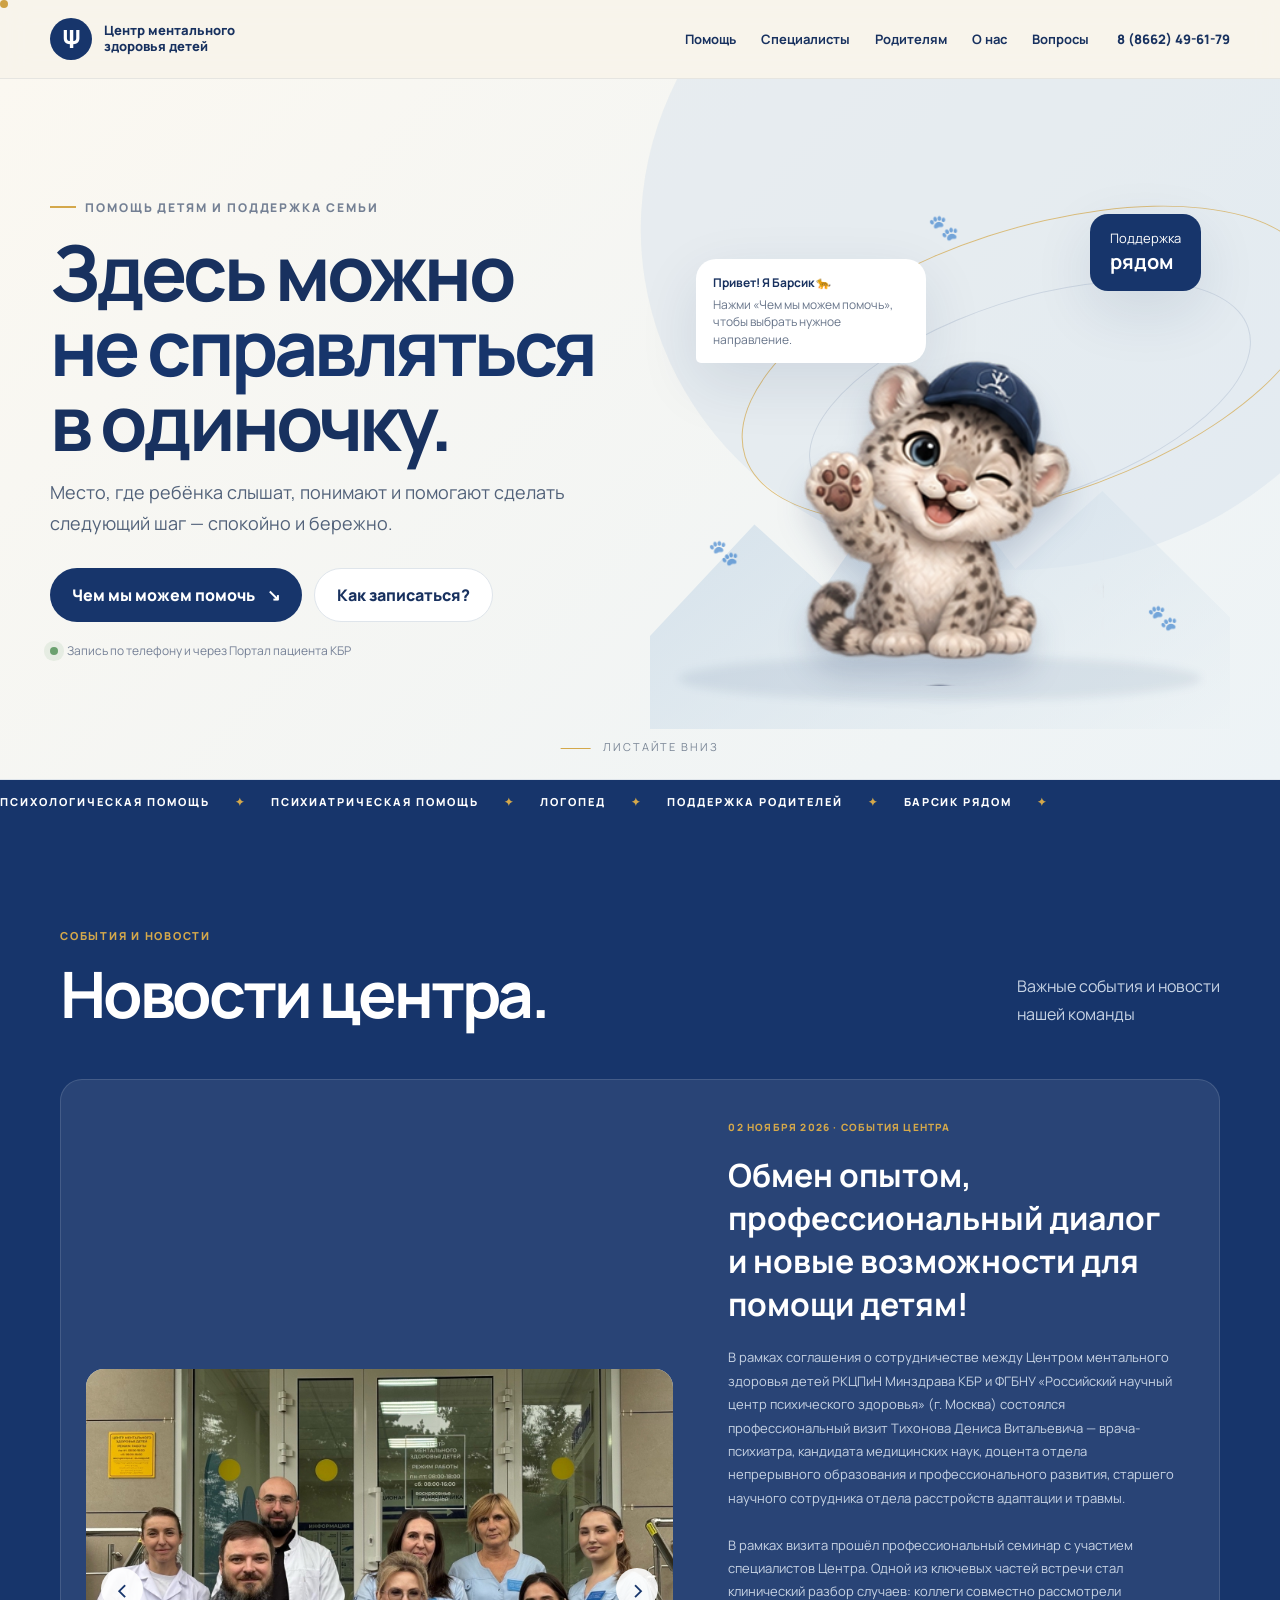
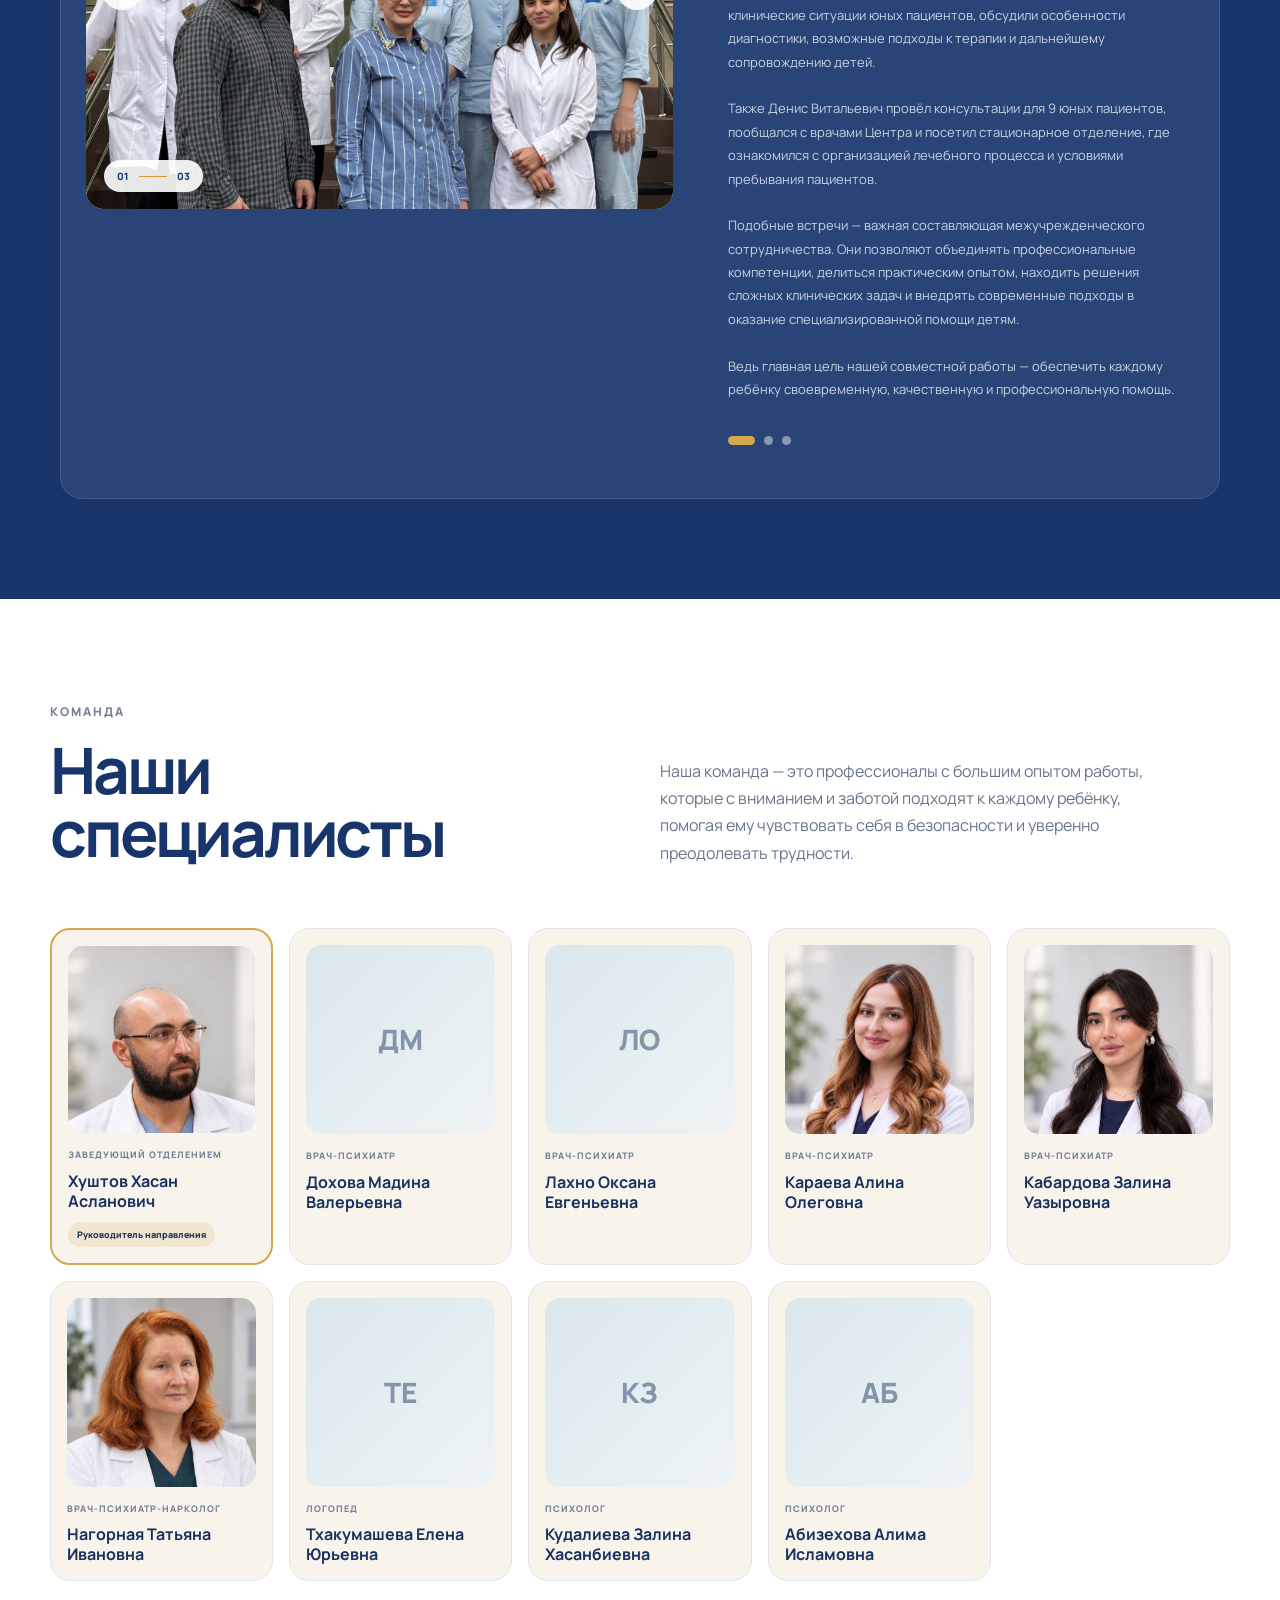
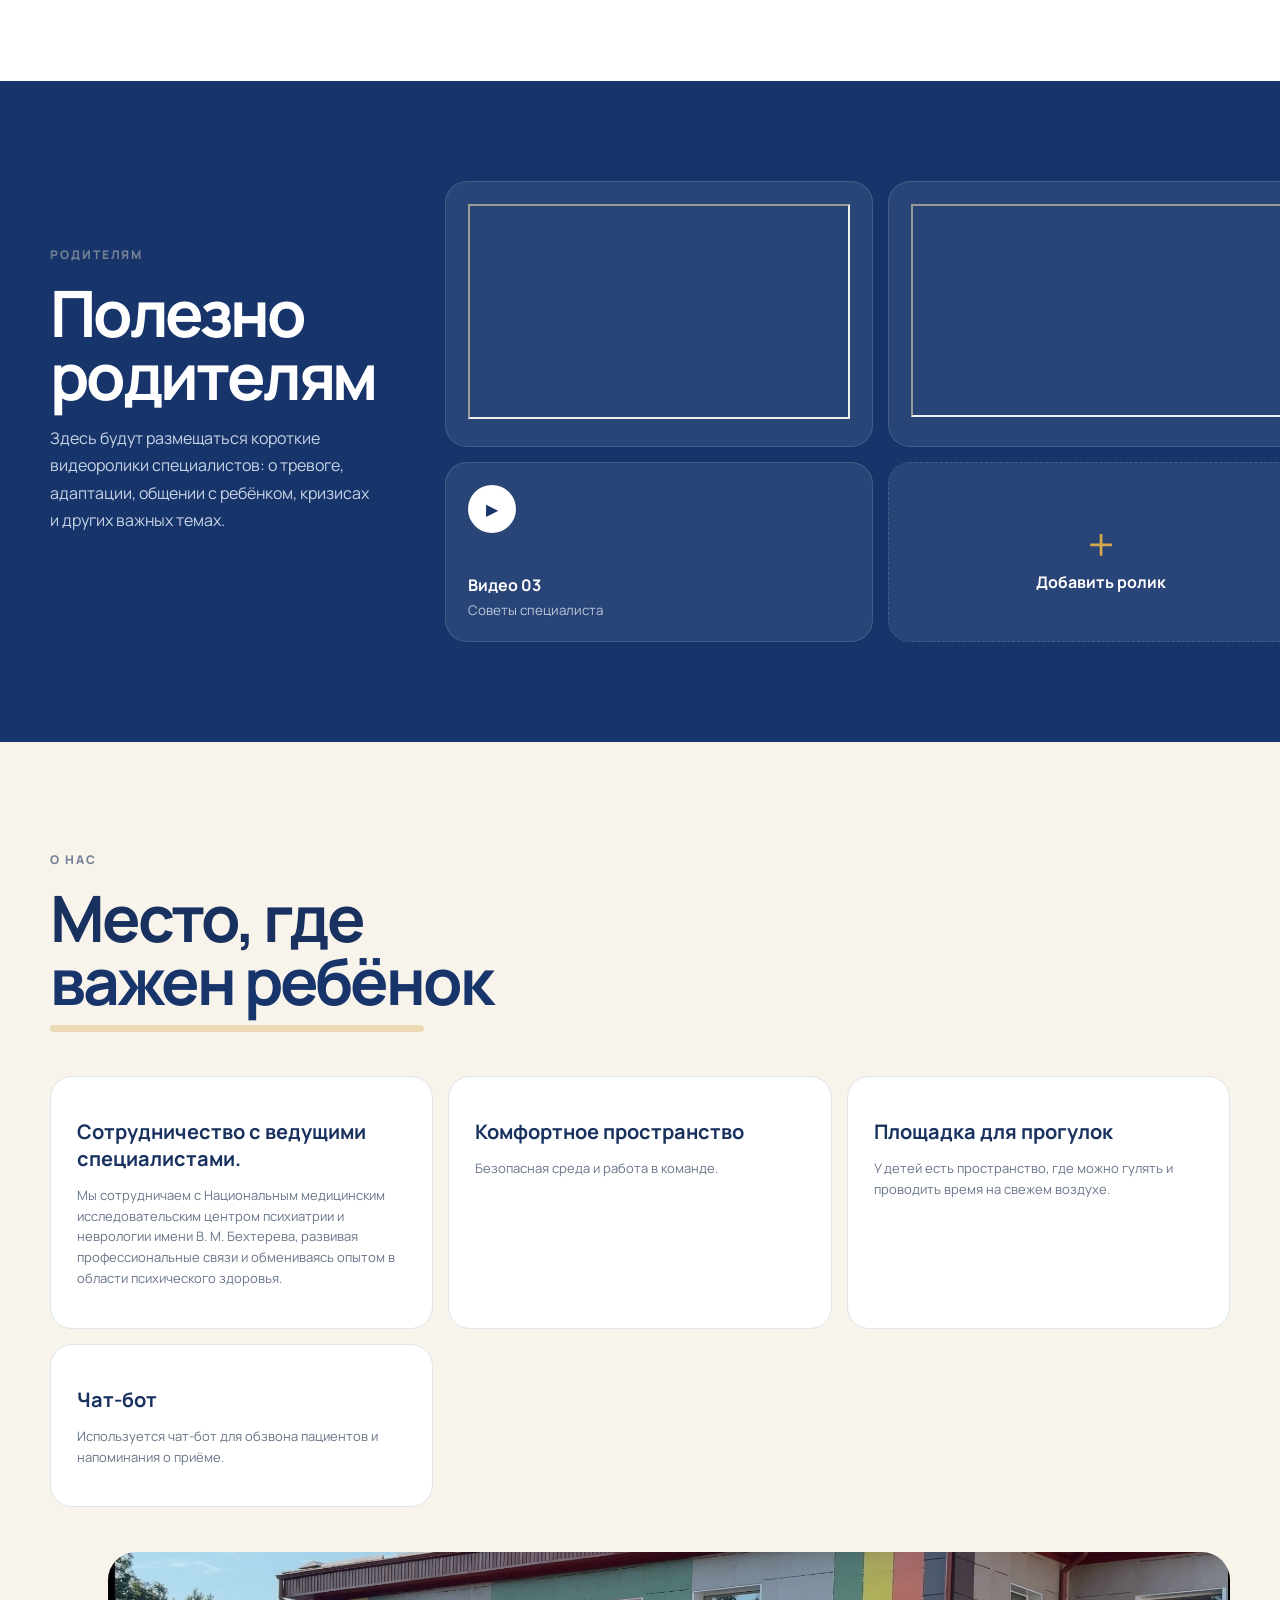
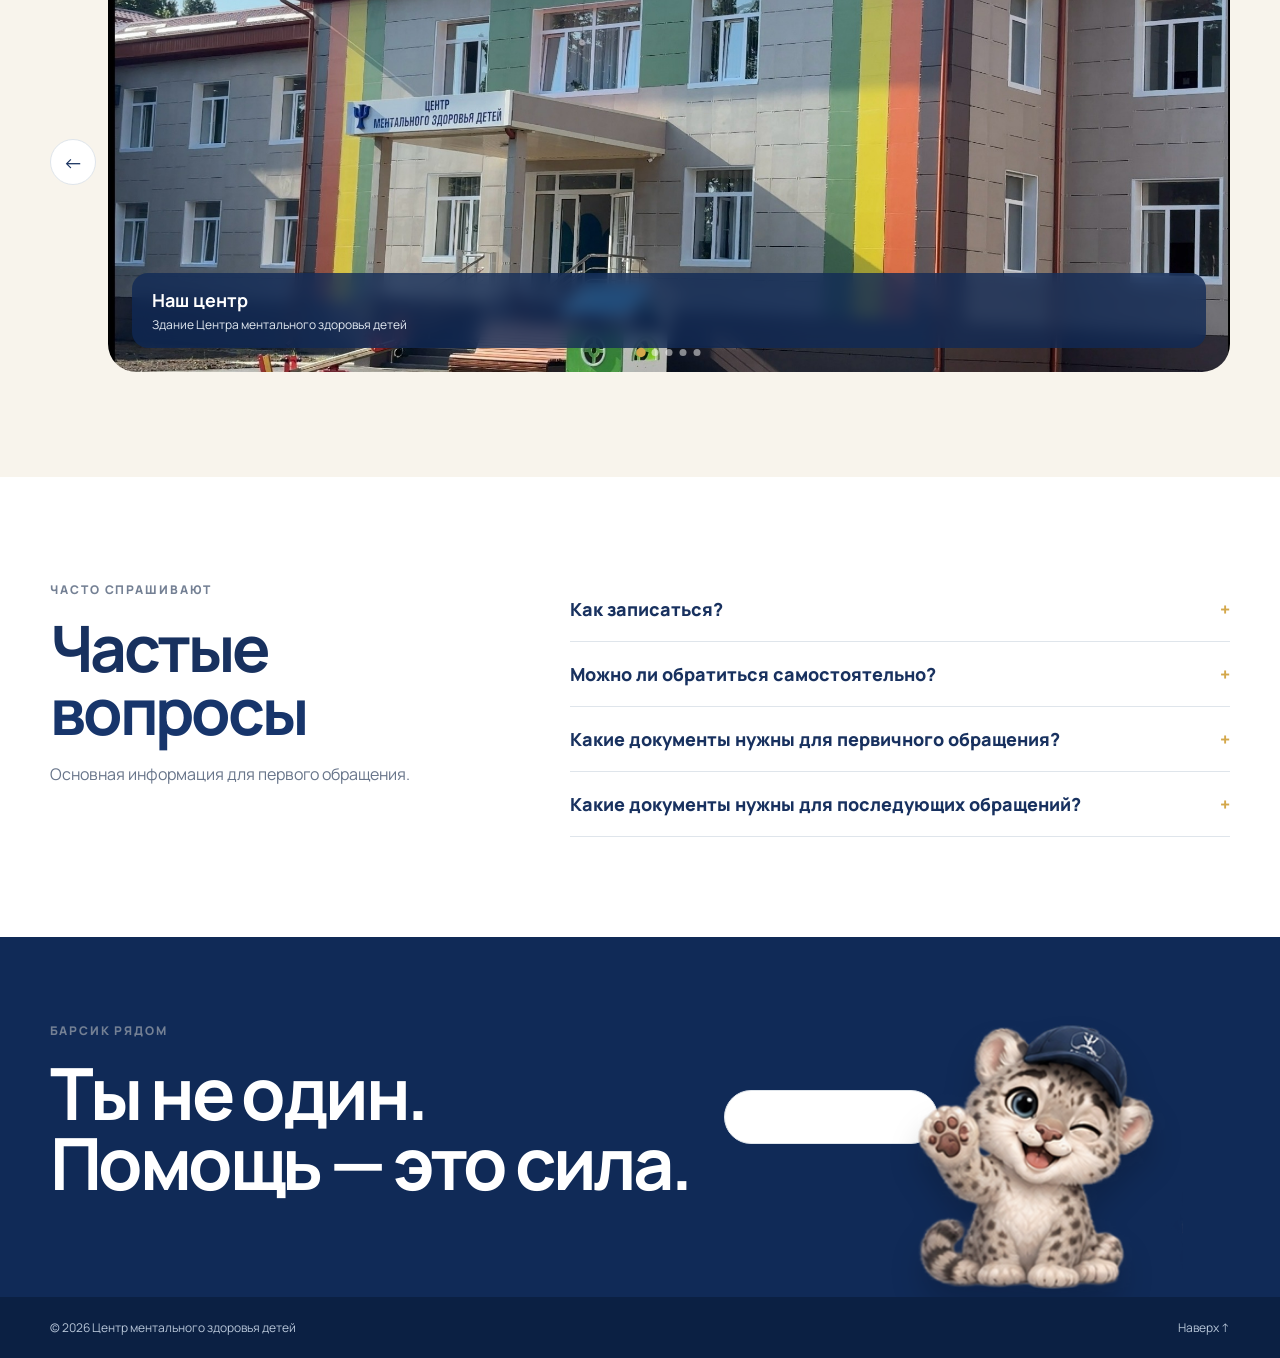
<file: index.html>
<!DOCTYPE html>
<html lang="ru">
<head>
  <meta charset="UTF-8">
  <meta name="viewport" content="width=device-width, initial-scale=1.0">

  <meta name="description" content="Центр ментального здоровья детей — помощь детям и родителям.">

  <meta property="og:title" content="Центр ментального здоровья детей">
  <meta property="og:description" content="Помощь детям и родителям">
  <meta property="og:image" content="https://raw.githubusercontent.com/dallilaakieva-commits/cmzd/main/center-building.jpg">
  <meta property="og:image:width" content="1200">
  <meta property="og:image:height" content="630">
  <meta property="og:type" content="website">
  <meta property="og:url" content="https://dallilaakieva-commits.github.io/cmzd/">
  <meta name="twitter:card" content="summary_large_image">
  <meta name="twitter:image" content="https://raw.githubusercontent.com/dallilaakieva-commits/cmzd/main/center-building.jpg">

  <title>Центр ментального здоровья детей</title>

  <link rel="preconnect" href="https://fonts.googleapis.com">
  <link rel="preconnect" href="https://fonts.gstatic.com" crossorigin>
  <link href="https://fonts.googleapis.com/css2?family=Manrope:wght@400;500;600;700;800&display=swap" rel="stylesheet">
  <link rel="stylesheet" href="style.css">
</head>
  <div class="cursor-dot" aria-hidden="true"></div>

  <header class="site-header" id="top">
    <div class="container nav-wrap">
      <a class="brand" href="#top" aria-label="Центр ментального здоровья детей">
        <span class="brand-mark">Ψ</span>
        <span>Центр ментального<br>здоровья детей</span>
      </a>
      <nav class="nav" aria-label="Основная навигация">
        <a href="#help">Помощь</a>
        <a href="#team">Специалисты</a>
        <a href="#parents">Родителям</a>
        <a href="#about">О нас</a>
        <a href="#faq">Вопросы</a>
      </nav>
      <a class="nav-phone" href="tel:+78662496179">8 (8662) 49-61-79</a>
      <button class="menu-btn" type="button" aria-label="Открыть меню">☰</button>
    </div>
  </header>

  <main>
    <section class="hero">
      <div class="hero-grid container">
        <div class="hero-copy">
          <div class="eyebrow"><span></span> Помощь детям и поддержка семьи</div>
          <h1>Здесь можно<br><em>не справляться</em><br>в одиночку.</h1>
          <p class="hero-text">Место, где ребёнка слышат, понимают и помогают сделать следующий шаг — спокойно и бережно.</p>
          <div class="hero-actions">
            <a class="btn btn-primary" href="#help">Чем мы можем помочь <span>↘</span></a>
            <a class="btn btn-light" href="#faq">Как записаться?</a>
          </div>
          <div class="hero-note"><span class="pulse"></span> Запись по телефону и через Портал пациента КБР</div>
        </div>

        <div class="hero-stage" id="barsikStage">
          <div class="orbit orbit-one"></div>
          <div class="orbit orbit-two"></div>
          <div class="mountain-shape"></div>
          <div class="hero-card hero-card-top">Поддержка<br><strong>рядом</strong></div>
          <button class="barsik-runner" id="barsikRunner" type="button" aria-label="Нажмите на Барсика">
            <img src="assets/barsik.png" alt="Барсик машет лапкой">
          </button>
          <div class="barsik-bubble" id="barsikBubble" aria-live="polite">
            <strong>Привет! Я Барсик 🐆</strong>
            <span>Покажу, куда нажать, если ты здесь впервые.</span>
          </div>
          <div class="hero-floor"></div>
          <div class="paw paw-1">🐾</div><div class="paw paw-2">🐾</div><div class="paw paw-3">🐾</div>
        </div>
      </div>
      <div class="scroll-hint"><span></span> листайте вниз</div>
    </section>

    <section class="ticker" aria-label="Навигация по сайту">
      <div class="ticker-track"><span>ПСИХОЛОГИЧЕСКАЯ ПОМОЩЬ</span><b>✦</b><span>ПСИХИАТРИЧЕСКАЯ ПОМОЩЬ</span><b>✦</b><span>ЛОГОПЕД</span><b>✦</b><span>ПОДДЕРЖКА РОДИТЕЛЕЙ</span><b>✦</b><span>БАРСИК РЯДОМ</span><b>✦</b></div>
    </section>

<section class="news-section" id="news">
    <div class="news-container">

        <div class="news-heading">
            <div>
                <span class="news-kicker">СОБЫТИЯ И НОВОСТИ</span>
                <h2>Новости <em>центра.</em></h2>
            </div>
            <p>Важные события и новости<br>нашей команды</p>
        </div>

        <div class="news-feature">

            <div class="news-slider">

                <div class="news-slides">

                    <div class="news-slide active">
                        <img src="assets/center-spec.jpg" alt="Новость — фотография 1">
                    </div>

                    <div class="news-slide">
                        <img src="assets/pre.jpg" alt="Новость — фотография 2"width:1200; height:1000> 
                    </div>

                    <div class="news-slide">
                        <img src="assets/stac.jpg" alt="Новость — фотография 3">
                    </div>

                </div>

                <button class="news-arrow news-prev" aria-label="Предыдущее фото">‹</button>
                <button class="news-arrow news-next" aria-label="Следующее фото">›</button>

                <div class="news-counter">
                    <span id="newsCurrent">01</span>
                    <span class="news-counter-line"></span>
                    <span>03</span>
                </div>

            </div>
            <div class="news-text">

                <div class="news-date">
                    02 НОЯБРЯ 2026 · СОБЫТИЯ ЦЕНТРА
                </div>

                <h3>
                  Обмен опытом, профессиональный диалог и новые возможности для помощи детям!
                </h3>

                <p>В рамках соглашения о сотрудничестве между Центром ментального здоровья детей РКЦПиН Минздрава КБР и ФГБНУ «Российский научный центр психического здоровья» (г. Москва) состоялся профессиональный визит Тихонова Дениса Витальевича — врача-психиатра, кандидата медицинских наук, доцента отдела непрерывного образования и профессионального развития, старшего научного сотрудника отдела расстройств адаптации и травмы.

В рамках визита прошёл профессиональный семинар с участием специалистов Центра. Одной из ключевых частей встречи стал клинический разбор случаев: коллеги совместно рассмотрели клинические ситуации юных пациентов, обсудили особенности диагностики, возможные подходы к терапии и дальнейшему сопровождению детей.

Также Денис Витальевич провёл консультации для 9 юных пациентов, пообщался с врачами Центра и посетил стационарное отделение, где ознакомился с организацией лечебного процесса и условиями пребывания пациентов.

Подобные встречи — важная составляющая межучрежденческого сотрудничества. Они позволяют объединять профессиональные компетенции, делиться практическим опытом, находить решения сложных клинических задач и внедрять современные подходы в оказание специализированной помощи детям.

Ведь главная цель нашей совместной работы — обеспечить каждому ребёнку своевременную, качественную и профессиональную помощь.</p>
                <div class="news-dots">
                    <button class="active" aria-label="Фотография 1"></button>
                    <button aria-label="Фотография 2"></button>
                    <button aria-label="Фотография 3"></button>
                </div>

                <span class="news-photo-hint">
                  
                </span>

            </div>

        </div>
    </div>
</section>
          <section class="section team-section" id="team">
    <div class="container">

        <div class="section-head">
            <div>
                <span class="section-kicker">КОМАНДА</span>
                <h2>Наши<br><em>специалисты</em></h2>
            </div>

            <p>
                Наша команда — это профессионалы с большим опытом работы,
                которые с вниманием и заботой подходят к каждому ребёнку,
                помогая ему чувствовать себя в безопасности и уверенно
                преодолевать трудности.
            </p>
        </div>

        <div class="team-grid">

            <article class="person-card head-card">
                <div class="person-photo">
                    <img src="assets/hushtov.jpg" alt="Хуштов Хасан Асланович">
                </div>
                <div class="role">ЗАВЕДУЮЩИЙ ОТДЕЛЕНИЕМ</div>
                <h3>Хуштов Хасан<br>Асланович</h3>
                <span class="head-label">Руководитель направления</span>
            </article>

            <article class="person-card">
                <div class="person-photo initials">ДМ</div>
                <div class="role">ВРАЧ-ПСИХИАТР</div>
                <h3>Дохова Мадина<br>Валерьевна</h3>
            </article>

            <article class="person-card">
                <div class="person-photo initials">ЛО</div>
                <div class="role">ВРАЧ-ПСИХИАТР</div>
                <h3>Лахно Оксана<br>Евгеньевна</h3>
            </article>

            <article class="person-card">
                <div class="person-photo"> 
              <img src="assets/karaeva.png" alt="Караева Алина Олеговна"></div>
                <div class="role">ВРАЧ-ПСИХИАТР</div>
                <h3>Караева Алина<br>Олеговна</h3>
            </article>

            <article class="person-card">
                <div class="person-photo"> 
                   <img src="assets/kabardova.png" alt="Кабардова Залина Уазыровна "></div>
                <div class="role">ВРАЧ-ПСИХИАТР</div>
                <h3>Кабардова Залина<br>Уазыровна</h3>
            </article>

            <article class="person-card">
                <div class="person-photo">
                    <img src="assets/narko.jpg" alt="Нагорная Татьяна Ивановна">
                </div>
                <div class="role">ВРАЧ-ПСИХИАТР-НАРКОЛОГ</div>
                <h3>Нагорная Татьяна<br>Ивановна</h3>
            </article>

            <article class="person-card">
                <div class="person-photo initials">ТЕ</div>
                <div class="role">ЛОГОПЕД</div>
                <h3>Тхакумашева Елена<br>Юрьевна</h3>
            </article>

            <article class="person-card">
                <div class="person-photo initials">КЗ</div>
                <div class="role">ПСИХОЛОГ</div>
                <h3>Кудалиева Залина<br>Хасанбиевна</h3>
            </article>

            <article class="person-card">
                <div class="person-photo initials">АБ</div>
                <div class="role">ПСИХОЛОГ</div>
                <h3>Абизехова Алима Исламовна</h3>
            </article>

          </div>
    </div>
</section>
    <section class="parent-section" id="parents">
      <div class="container parents-grid">
        <div class="parents-copy"><span class="section-kicker"> родителям</span><h2>Полезно<br><em>родителям</em></h2><p>Здесь будут размещаться короткие видеоролики специалистов: о тревоге, адаптации, общении с ребёнком, кризисах и других важных темах.</p><button class="btn btn-primary" id="videoInfo" type="button"></button></div>
        <div class="video-grid"> 

          <button class="video-card" type="button" data-video="1"></span><span><b> <iframe width="382" height="215" src="https://rutube.ru/play/embed/cc131e6a4764759cfb75b3a386f8ee11"  allow="clipboard-write; autoplay" webkitAllowFullScreen mozallowfullscreen allowFullScreen></iframe></b>
          <button class="video-card" type="button" data-video="2"><iframe width="380" height="213" src="https://rutube.ru/play/embed/479fad2ed5f9e1be6c755a4ec14e7a9c"  allow="clipboard-write; autoplay" webkitAllowFullScreen mozallowfullscreen allowFullScreen></iframe>
          <button class="video-card" type="button" data-video="3"><span class="play">▶</span><span><b>Видео 03</b><small>Советы специалиста</small></span></button>
          <button class="video-card add-video" type="button" id="addVideo"><span>＋</span><b>Добавить ролик</b></button>
        </div>
      </div>
    </section>
    <section class="section about-section" id="about">
      <div class="container">
        <div class="section-head"><div><span class="section-kicker"> о нас</span><h2>Место, где<br><em>важен ребёнок</em></h2></div></div>
        <div class="about-features"> 
          <article><span></span><h3>Сотрудничество с ведущими специалистами.</h3><p>Мы сотрудничаем с Национальным медицинским исследовательским центром психиатрии и неврологии имени В. М. Бехтерева, развивая профессиональные связи и обмениваясь опытом в области психического здоровья.</p></article>
          <article><span></span><h3>Комфортное пространство</h3><p>Безопасная среда и работа в команде.</p></article>
          <article><span></span><h3>Площадка для прогулок</h3><p>У детей есть пространство, где можно гулять и проводить время на свежем воздухе.</p></article>
          <article><span></span><h3>Чат-бот</h3><p>Используется чат-бот для обзвона пациентов и напоминания о приёме.</p></article>
        </div>
        <div class="gallery">
          <button class="gallery-arrow prev" type="button" aria-label="Предыдущее фото">←</button>
          <div class="gallery-window"><div class="gallery-track" id="galleryTrack">
            <div class="gallery-slide"><img class="gallery-photo" src="assets/center-building.jpg" alt="Здание Центра ментального здоровья детей"><div class="gallery-caption"><strong>Наш центр</strong><span>Здание Центра ментального здоровья детей</span></div></div>
            <div class="gallery-slide"><img class="gallery-photo" src="assets/consultation.png"  alt="Консультация врача психиатра"><div class="gallery-caption"><strong>Приём</strong><span>Консультация врача психиатра </span></div></div>
            <div class="gallery-slide"><img class="gallery-photo" src="assets/center-hallway.png" alt="Коридор и зона ожидания центра"><div class="gallery-caption"><strong>Пространство центра</strong><span>Коридор и зона ожидания</span></div></div>
           <div class="gallery-slide"><img class="gallery-photo" src="assets/consultationps.png" alt="Консультация психолога"><div class="gallery-caption"><strong>Приём</strong><span>Консультация психолога</span></div></div>
            <div class="gallery-slide"><img class="gallery-photo"  src="assets/zona.jpg"alt ="Пространство для прогулок"><div class="gallery-caption"><strong> Пространство для прогулок</strong><span>Площадка</span></small></div></div> 
<button class="gallery-arrow next" type="button" aria-label="Следующее фото">→</button>
          <div class="gallery-dots" id="galleryDots"></div>
        </div>
      </div>
    </section>

    <section class="faq-section" id="faq">
      <div class="container faq-grid">
        <div><span class="section-kicker"> часто спрашивают</span><h2>Частые<br><em>вопросы</em></h2><p>Основная информация для первого обращения.</p></div>
        <div class="faq-list">
          <details><summary>Как записаться?</summary><div><p>По номеру <a href="tel:+78662496179">8 (8662) 49-61-79</a> или через <a href="https://er.mzkbr.ru" target="_blank" rel="noopener">Портал пациента КБР</a>.</p></div></details>
          <details><summary>Можно ли обратиться самостоятельно?</summary><div><p>Да. Можно обратиться в регистратуру или по номеру телефона.</p></div></details>
          <details><summary>Какие документы нужны для первичного обращения?</summary><div><ol><li>Паспорт родителя.</li><li>Свидетельство о рождении ребёнка.</li><li>Выписка из амбулаторной карты ребёнка.</li><li>Форма №8 для несовершеннолетнего. Предоставляет МФЦ или МВД.</li></ol></div></details>
          <details><summary>Какие документы нужны для последующих обращений?</summary><div><p>Паспорт родителей.</p></div></details>
        </div>
      </div>
    </section>

    <section class="final-cta">
      <div class="container final-inner">
        <div><span class="section-kicker">Барсик рядом</span><h2>Ты не один.<br><em>Помощь — это сила.</em></h2></div>
        <a class="btn btn-light" href="tel:+78662496179">Позвонить в центр ↗</a>
        <img src="assets/barsik.png" alt="Барсик" class="final-barsik">
      </div>
    </section>
  </main>

  <footer class="footer"><div class="container footer-inner"><span>© <span id="year"></span> Центр ментального здоровья детей</span><a href="#top"> Наверх ↑</a></div></footer>

  <div class="toast" id="toast" role="status" aria-live="polite"></div> 
  <script src="script.js"></script>
</body>
</html>
</file>
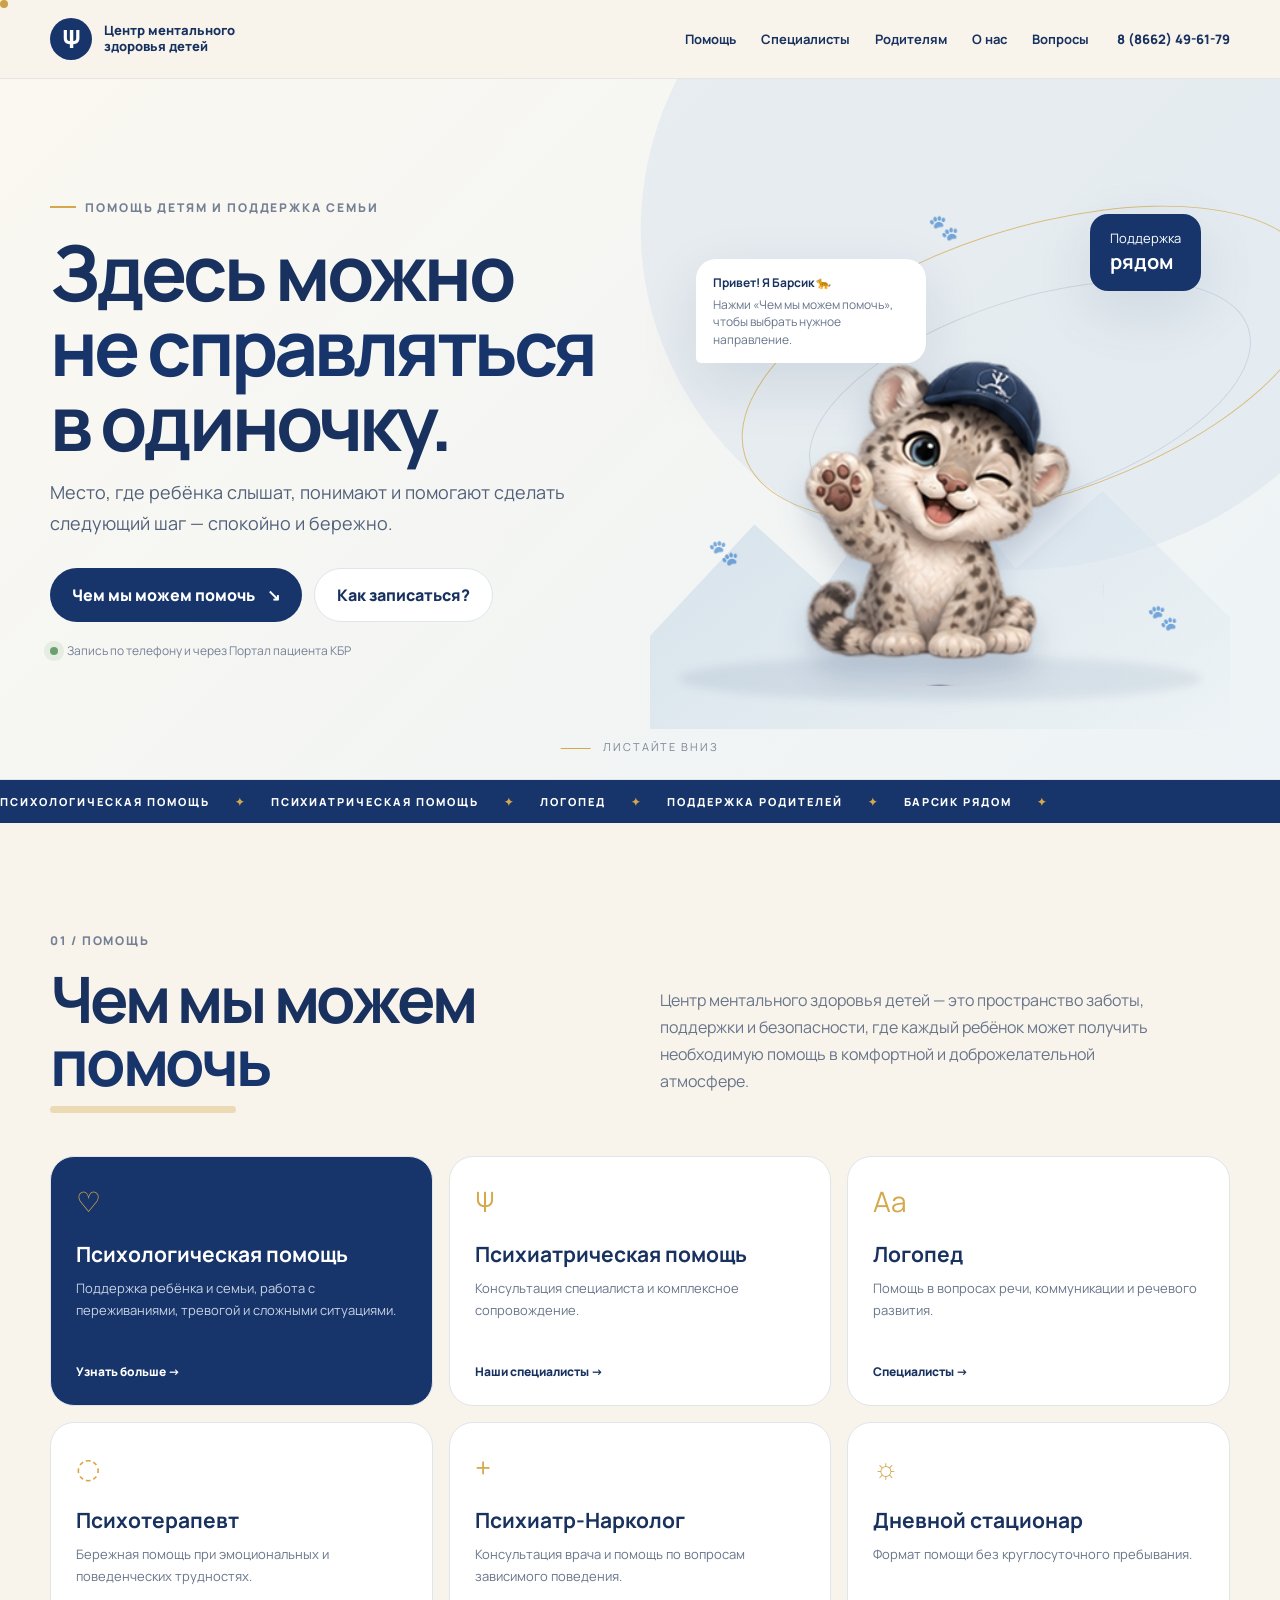
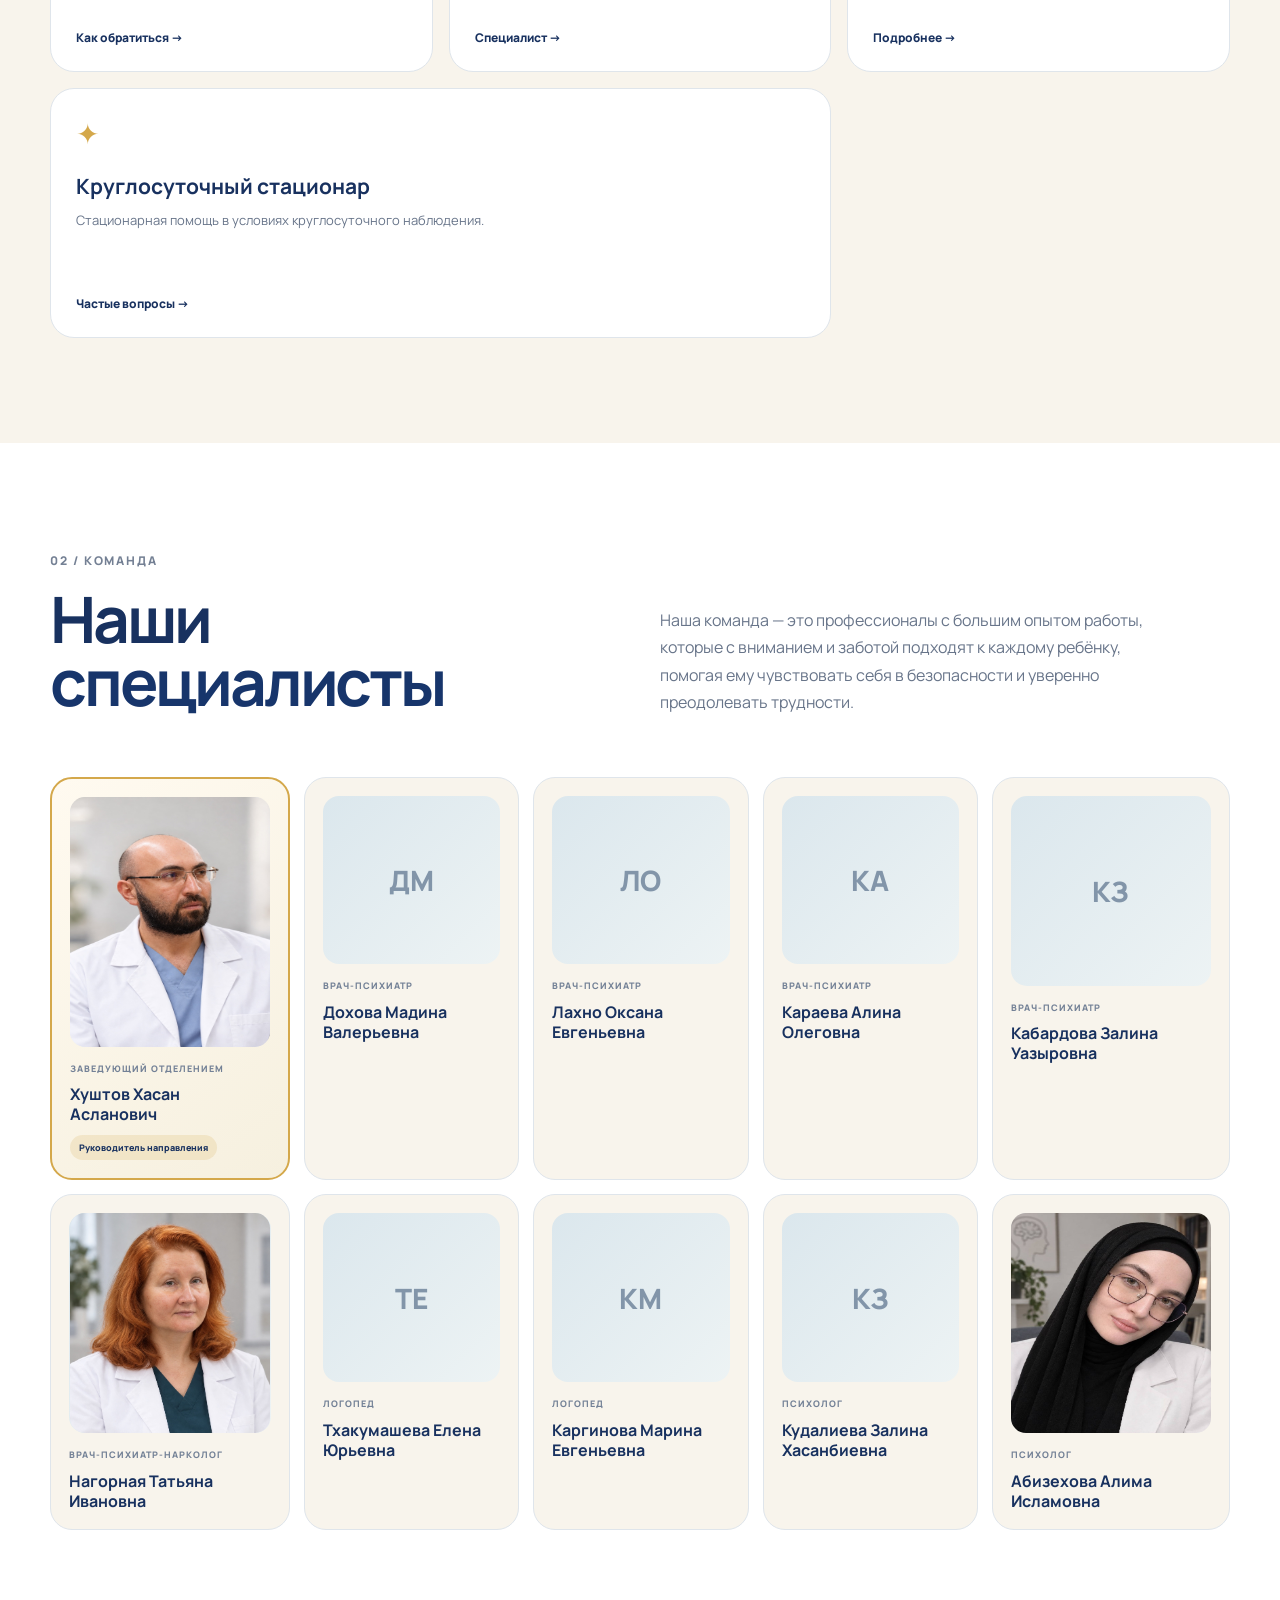
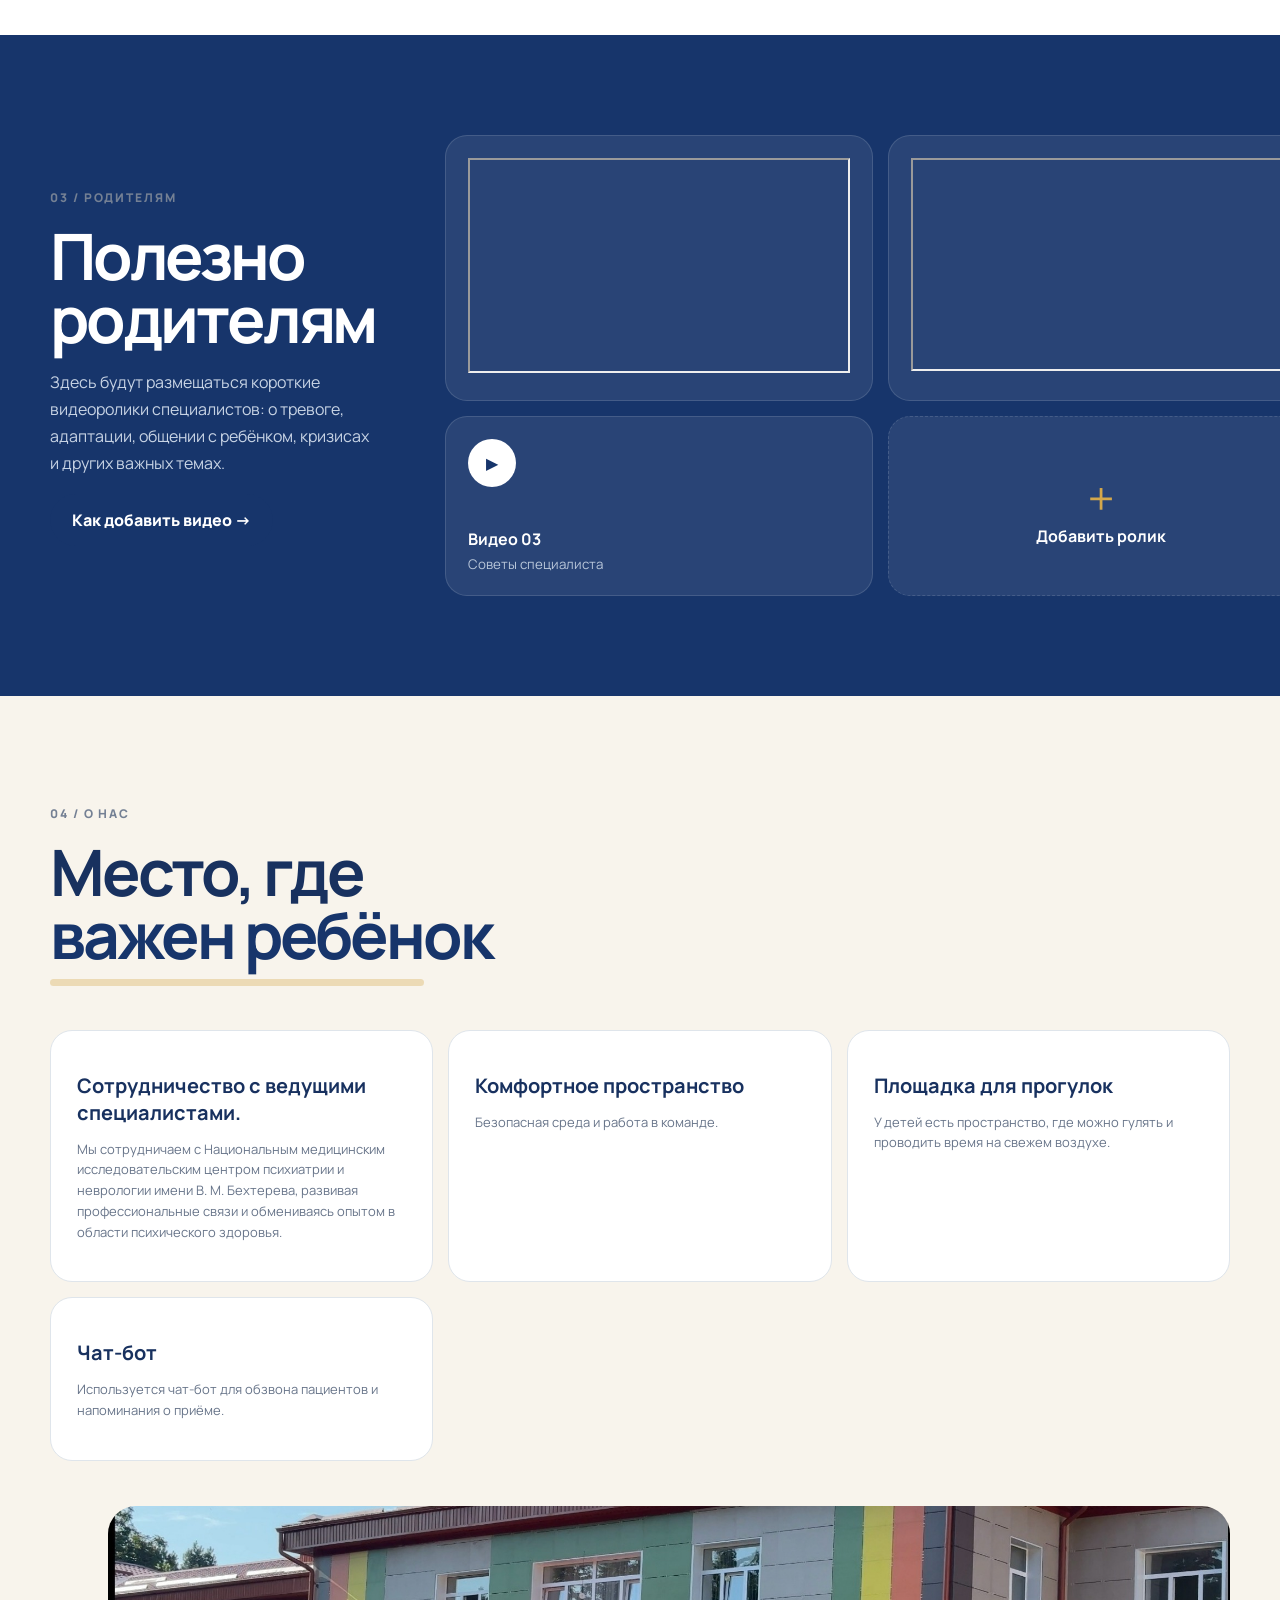
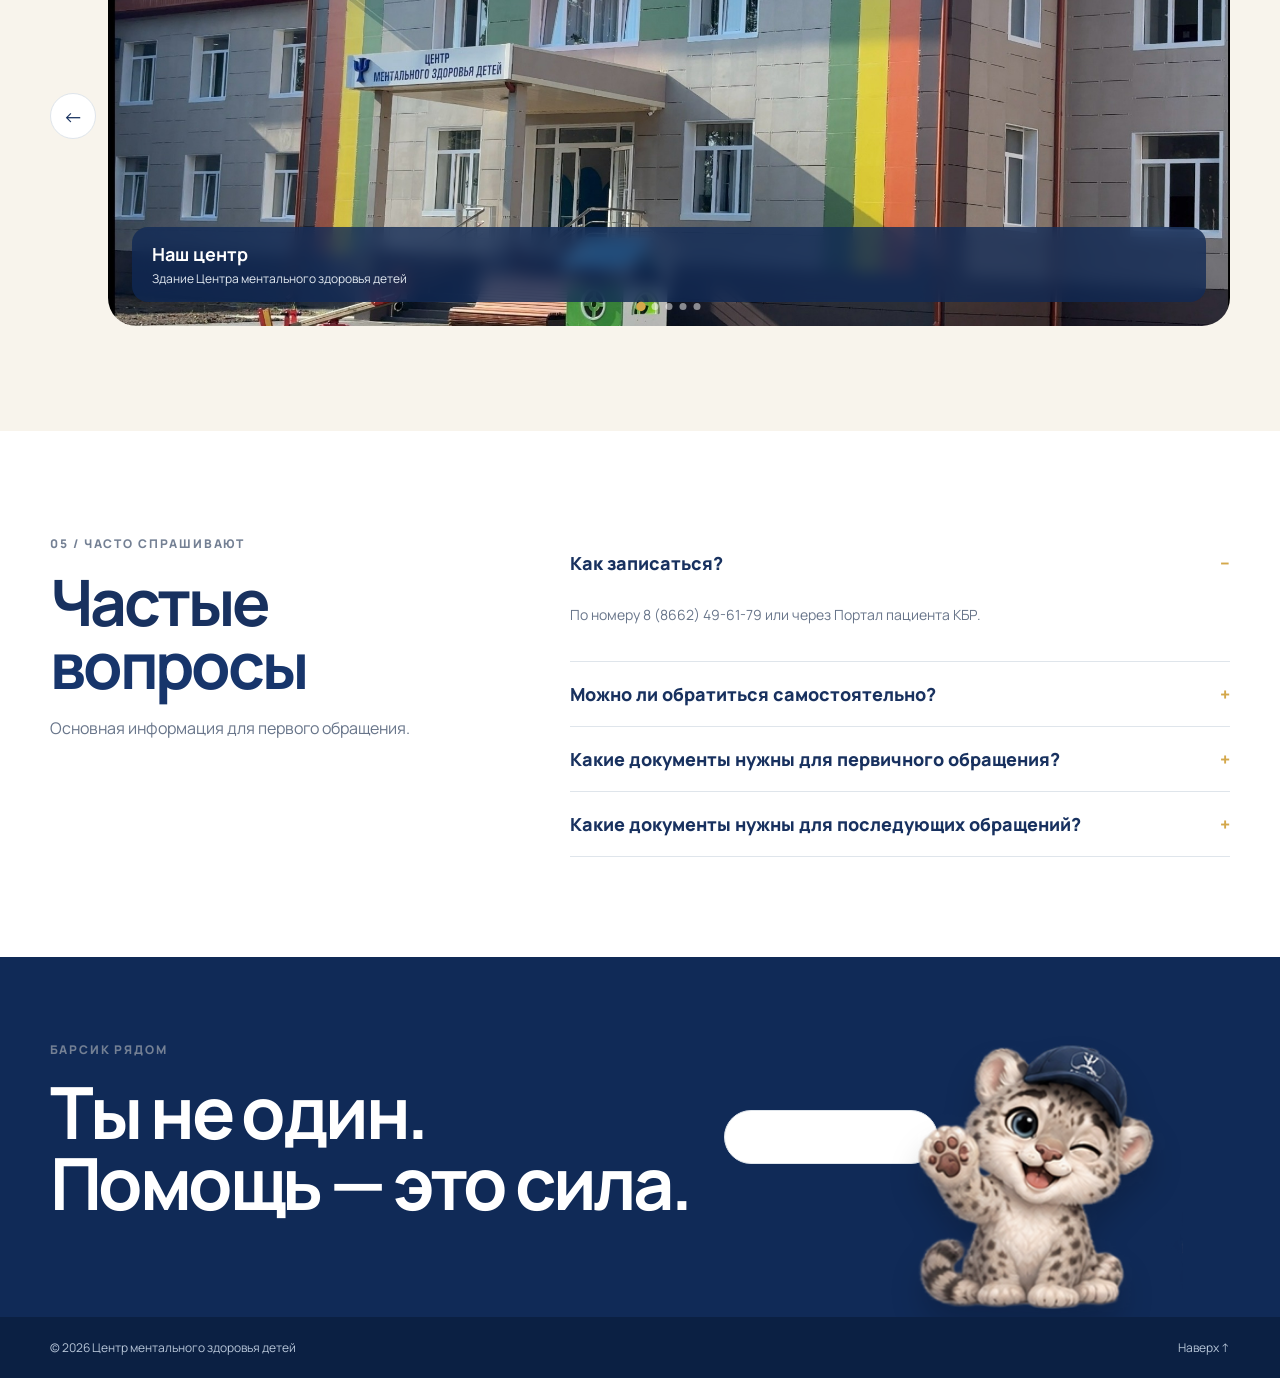
<file: center_site_v2/index.html>
<!DOCTYPE html>
<html lang="ru">
<head>
  <meta charset="UTF-8">
  <meta name="viewport" content="width=device-width, initial-scale=1.0">
  <meta name="description" content="Центр ментального здоровья детей — помощь детям и родителям.">
  <title>Центр ментального здоровья детей</title>
  <link rel="preconnect" href="https://fonts.googleapis.com">
  <link rel="preconnect" href="https://fonts.gstatic.com" crossorigin>
  <link href="https://fonts.googleapis.com/css2?family=Manrope:wght@400;500;600;700;800&display=swap" rel="stylesheet">
  <link rel="stylesheet" href="style.css">
</head>
<body>
  <div class="cursor-dot" aria-hidden="true"></div>

  <header class="site-header" id="top">
    <div class="container nav-wrap">
      <a class="brand" href="#top" aria-label="Центр ментального здоровья детей">
        <span class="brand-mark">Ψ</span>
        <span>Центр ментального<br>здоровья детей</span>
      </a>
      <nav class="nav" aria-label="Основная навигация">
        <a href="#help">Помощь</a>
        <a href="#team">Специалисты</a>
        <a href="#parents">Родителям</a>
        <a href="#about">О нас</a>
        <a href="#faq">Вопросы</a>
      </nav>
      <a class="nav-phone" href="tel:+78662496179">8 (8662) 49-61-79</a>
      <button class="menu-btn" type="button" aria-label="Открыть меню">☰</button>
    </div>
  </header>

  <main>
    <section class="hero">
      <div class="hero-grid container">
        <div class="hero-copy">
          <div class="eyebrow"><span></span> Помощь детям и поддержка семьи</div>
          <h1>Здесь можно<br><em>не справляться</em><br>в одиночку.</h1>
          <p class="hero-text">Место, где ребёнка слышат, понимают и помогают сделать следующий шаг — спокойно и бережно.</p>
          <div class="hero-actions">
            <a class="btn btn-primary" href="#help">Чем мы можем помочь <span>↘</span></a>
            <a class="btn btn-light" href="#faq">Как записаться?</a>
          </div>
          <div class="hero-note"><span class="pulse"></span> Запись по телефону и через Портал пациента КБР</div>
        </div>

        <div class="hero-stage" id="barsikStage">
          <div class="orbit orbit-one"></div>
          <div class="orbit orbit-two"></div>
          <div class="mountain-shape"></div>
          <div class="hero-card hero-card-top">Поддержка<br><strong>рядом</strong></div>
          <button class="barsik-runner" id="barsikRunner" type="button" aria-label="Нажмите на Барсика">
            <img src="assets/barsik.png" alt="Барсик машет лапкой">
          </button>
          <div class="barsik-bubble" id="barsikBubble" aria-live="polite">
            <strong>Привет! Я Барсик 🐆</strong>
            <span>Покажу, куда нажать, если ты здесь впервые.</span>
          </div>
          <div class="hero-floor"></div>
          <div class="paw paw-1">🐾</div><div class="paw paw-2">🐾</div><div class="paw paw-3">🐾</div>
        </div>
      </div>
      <div class="scroll-hint"><span></span> листайте вниз</div>
    </section>

    <section class="ticker" aria-label="Навигация по сайту">
      <div class="ticker-track"><span>ПСИХОЛОГИЧЕСКАЯ ПОМОЩЬ</span><b>✦</b><span>ПСИХИАТРИЧЕСКАЯ ПОМОЩЬ</span><b>✦</b><span>ЛОГОПЕД</span><b>✦</b><span>ПОДДЕРЖКА РОДИТЕЛЕЙ</span><b>✦</b><span>БАРСИК РЯДОМ</span><b>✦</b></div>
    </section>

    <section class="section" id="help">
      <div class="container">
        <div class="section-head">
          <div><span class="section-kicker">01 / помощь</span><h2>Чем мы можем<br><em>помочь</em></h2></div>
          <p>Центр ментального здоровья детей — это пространство заботы, поддержки и безопасности, где каждый ребёнок может получить необходимую помощь в комфортной и доброжелательной атмосфере.
</p>
        </div>
        <div class="service-grid">
          <article class="service-card featured"><span class="service-icon">♡</span><h3>Психологическая помощь</h3><p>Поддержка ребёнка и семьи, работа с переживаниями, тревогой и сложными ситуациями.</p><a href="#parents">Узнать больше →</a></article>
          <article class="service-card"><span class="service-icon">Ψ</span><h3>Психиатрическая помощь</h3><p>Консультация специалиста и комплексное сопровождение.</p><a href="#team">Наши специалисты →</a></article>
          <article class="service-card"><span class="service-icon">Aa</span><h3>Логопед</h3><p>Помощь в вопросах речи, коммуникации и речевого развития.</p><a href="#team">Специалисты →</a></article>
          <article class="service-card"><span class="service-icon">◌</span><h3>Психотерапевт</h3><p>Бережная помощь при эмоциональных и поведенческих трудностях.</p><a href="#faq">Как обратиться →</a></article>
          <article class="service-card"><span class="service-icon">+</span><h3>Психиатр-Нарколог</h3><p>Консультация врача и помощь по вопросам зависимого поведения.</p><a href="#team">Специалист →</a></article>
          <article class="service-card"><span class="service-icon">☼</span><h3>Дневной стационар</h3><p>Формат помощи без круглосуточного пребывания.</p><a href="#faq">Подробнее →</a></article>
          <article class="service-card wide"><span class="service-icon">✦</span><h3>Круглосуточный стационар</h3><p>Стационарная помощь в условиях круглосуточного наблюдения.</p><a href="#faq">Частые вопросы →</a></article>
        </div>
      </div>
    </section>

    <section class="section team-section" id="team">
      <div class="container">
        <div class="section-head">
          <div><span class="section-kicker">02 / команда</span><h2>Наши<br><em>специалисты</em></h2></div>
          <p>Наша команда — это профессионалы с большим опытом работы, которые с вниманием и заботой подходят к каждому ребёнку, помогая ему чувствовать себя в безопасности и уверенно преодолевать трудности.</p>
        </div>
        <div class="team-grid">
          <article class="person-card head-card"><div class="person-photo initials"> <img src="assets/hushtov.jpg" width="200" height="250"alt="doctor""></div><div class="role">ЗАВЕДУЮЩИЙ ОТДЕЛЕНИЕМ</div><h3>Хуштов Хасан<br>Асланович</h3><span class="head-label">Руководитель направления</span></article>
          <article class="person-card"><div class="person-photo initials">ДМ</div><div class="role">ВРАЧ-ПСИХИАТР</div><h3>Дохова Мадина<br>Валерьевна</h3></article>
          <article class="person-card"><div class="person-photo initials">ЛО</div><div class="role">ВРАЧ-ПСИХИАТР</div><h3>Лахно Оксана<br>Евгеньевна</h3></article>
          <article class="person-card"><div class="person-photo initials">КА</div><div class="role">ВРАЧ-ПСИХИАТР</div><h3>Караева Алина<br>Олеговна</h3></article>
          <article class="person-card"><div class="person-photo initials">КЗ</div><div class="role">ВРАЧ-ПСИХИАТР</div><h3>Кабардова Залина<br>Уазыровна</h3></article>
          <article class="person-card"><div class="person-photo initials"><img src="assets/narko.jpg" width="200" height="220"alt="doctor"></div><div class="role">ВРАЧ-ПСИХИАТР-НАРКОЛОГ</div><h3>Нагорная Татьяна<br>Ивановна</h3></article>
          <article class="person-card"><div class="person-photo initials">ТЕ</div><div class="role">ЛОГОПЕД</div><h3>Тхакумашева Елена<br>Юрьевна</h3></article>
          <article class="person-card"><div class="person-photo initials">КМ</div><div class="role">ЛОГОПЕД</div><h3>Каргинова Марина<br>Евгеньевна</h3></article>
          <article class="person-card"><div class="person-photo initials">КЗ</div><div class="role">ПСИХОЛОГ</div><h3>Кудалиева Залина<br>Хасанбиевна</h3></article>
          <article class="person-card"><div class="person-photo initials"><img src="assets/psy.jpg" width="200" height="220"alt="doctor"></div><div class="role">ПСИХОЛОГ</div><h3>Абизехова Алима Исламовна</h3></article>
        </div>
      </div>
    </section>

    <section class="parent-section" id="parents">
      <div class="container parents-grid">
        <div class="parents-copy"><span class="section-kicker">03 / родителям</span><h2>Полезно<br><em>родителям</em></h2><p>Здесь будут размещаться короткие видеоролики специалистов: о тревоге, адаптации, общении с ребёнком, кризисах и других важных темах.</p><button class="btn btn-primary" id="videoInfo" type="button">Как добавить видео →</button></div>
        <div class="video-grid"> 

          <button class="video-card" type="button" data-video="1"></span><span><b> <iframe width="382" height="215" src="https://rutube.ru/play/embed/cc131e6a4764759cfb75b3a386f8ee11"  allow="clipboard-write; autoplay" webkitAllowFullScreen mozallowfullscreen allowFullScreen></iframe></b>
          <button class="video-card" type="button" data-video="2"><iframe width="380" height="213" src="https://rutube.ru/play/embed/479fad2ed5f9e1be6c755a4ec14e7a9c"  allow="clipboard-write; autoplay" webkitAllowFullScreen mozallowfullscreen allowFullScreen></iframe>
          <button class="video-card" type="button" data-video="3"><span class="play">▶</span><span><b>Видео 03</b><small>Советы специалиста</small></span></button>
          <button class="video-card add-video" type="button" id="addVideo"><span>＋</span><b>Добавить ролик</b></button>
        </div>
      </div>
    </section>

    <section class="section about-section" id="about">
      <div class="container">
        <div class="section-head"><div><span class="section-kicker">04 / о нас</span><h2>Место, где<br><em>важен ребёнок</em></h2></div></div>
        <div class="about-features"> 
          <article><span></span><h3>Сотрудничество с ведущими специалистами.</h3><p>Мы сотрудничаем с Национальным медицинским исследовательским центром психиатрии и неврологии имени В. М. Бехтерева, развивая профессиональные связи и обмениваясь опытом в области психического здоровья.</p></article>
          <article><span></span><h3>Комфортное пространство</h3><p>Безопасная среда и работа в команде.</p></article>
          <article><span></span><h3>Площадка для прогулок</h3><p>У детей есть пространство, где можно гулять и проводить время на свежем воздухе.</p></article>
          <article><span></span><h3>Чат-бот</h3><p>Используется чат-бот для обзвона пациентов и напоминания о приёме.</p></article>
        </div>
        <div class="gallery">
          <button class="gallery-arrow prev" type="button" aria-label="Предыдущее фото">←</button>
          <div class="gallery-window"><div class="gallery-track" id="galleryTrack">
            <div class="gallery-slide"><img class="gallery-photo" src="assets/center-building.jpg" alt="Здание Центра ментального здоровья детей"><div class="gallery-caption"><strong>Наш центр</strong><span>Здание Центра ментального здоровья детей</span></div></div>
            <div class="gallery-slide"><img class="gallery-photo" src="assets/consultation.png"  alt="Консультация врача психиатра"><div class="gallery-caption"><strong>Приём</strong><span>Консультация врача психиатра </span></div></div>
            <div class="gallery-slide"><img class="gallery-photo" src="assets/center-hallway.png" alt="Коридор и зона ожидания центра"><div class="gallery-caption"><strong>Пространство центра</strong><span>Коридор и зона ожидания</span></div></div>
           <div class="gallery-slide"><img class="gallery-photo" src="assets/consultationps.png" alt="Консультация психолога"><div class="gallery-caption"><strong>Приём</strong><span>Консультация психолога</span></div></div>
            <div class="gallery-slide"><img class="gallery-photo"  src="assets/zona.jpg"alt ="Пространство для прогулок"><div class="gallery-caption"><strong> Пространство для прогулок</strong><span>Площадка</span></small></div></div> 
<button class="gallery-arrow next" type="button" aria-label="Следующее фото">→</button>
          <div class="gallery-dots" id="galleryDots"></div>
        </div>
      </div>
    </section>

    <section class="faq-section" id="faq">
      <div class="container faq-grid">
        <div><span class="section-kicker">05 / часто спрашивают</span><h2>Частые<br><em>вопросы</em></h2><p>Основная информация для первого обращения.</p></div>
        <div class="faq-list">
          <details open><summary>Как записаться?</summary><div><p>По номеру <a href="tel:+78662496179">8 (8662) 49-61-79</a> или через <a href="https://er.mzkbr.ru" target="_blank" rel="noopener">Портал пациента КБР</a>.</p></div></details>
          <details><summary>Можно ли обратиться самостоятельно?</summary><div><p>Да. Можно обратиться в регистратуру или по номеру телефона.</p></div></details>
          <details><summary>Какие документы нужны для первичного обращения?</summary><div><ol><li>Паспорт родителя.</li><li>Свидетельство о рождении ребёнка.</li><li>Выписка из амбулаторной карты ребёнка.</li><li>Форма №8 для несовершеннолетнего. Предоставляет МФЦ или МВД.</li></ol></div></details>
          <details><summary>Какие документы нужны для последующих обращений?</summary><div><p>Паспорт родителей.</p></div></details>
        </div>
      </div>
    </section>

    <section class="final-cta">
      <div class="container final-inner">
        <div><span class="section-kicker">Барсик рядом</span><h2>Ты не один.<br><em>Помощь — это сила.</em></h2></div>
        <a class="btn btn-light" href="tel:+78662496179">Позвонить в центр ↗</a>
        <img src="assets/barsik.png" alt="Барсик" class="final-barsik">
      </div>
    </section>
  </main>

  <footer class="footer"><div class="container footer-inner"><span>© <span id="year"></span> Центр ментального здоровья детей</span><a href="#top">Наверх ↑</a></div></footer>

  <div class="toast" id="toast" role="status" aria-live="polite"></div>
  <script src="script.js"></script>
</body>
</html>
</file>
<file: style.css>
:root{--navy:#17356b;--navy2:#102a57;--cream:#f8f4ec;--gold:#d4a84b;--blue:#cbdbe8;--ink:#18315f;--muted:#68758a;--white:#fff;--line:#dfe5eb;--shadow:0 20px 60px rgba(19,49,95,.11)}*{box-sizing:border-box}html{scroll-behavior:smooth}body{margin:0;font-family:Manrope,Arial,sans-serif;color:var(--ink);background:var(--cream);overflow-x:hidden}a{text-decoration:none;color:inherit}button{font:inherit;color:inherit}.container{width:min(1180px,calc(100% - 48px));margin:auto}.site-header{position:sticky;top:0;z-index:50;background:rgba(248,244,236,.9);backdrop-filter:blur(14px);border-bottom:1px solid rgba(23,53,107,.08)}.nav-wrap{height:78px;display:flex;align-items:center;gap:28px}.brand{display:flex;align-items:center;gap:12px;font-weight:800;font-size:13px;line-height:1.2}.brand-mark{width:42px;height:42px;border-radius:50%;display:grid;place-items:center;background:var(--navy);color:#fff;font-size:25px}.nav{display:flex;gap:25px;margin-left:auto;font-size:13px;font-weight:700}.nav a:hover{color:var(--gold)}.nav-phone{font-size:13px;font-weight:800;white-space:nowrap}.menu-btn{display:none;border:0;background:none;font-size:24px}.hero{min-height:700px;position:relative;overflow:hidden;background:linear-gradient(135deg,#fbf8f1 0%,#edf3f6 100%);border-bottom:1px solid var(--line)}.hero:before{content:"";position:absolute;inset:-30% -10% auto auto;width:60%;height:100%;border-radius:50%;background:rgba(203,219,232,.35);transform:rotate(-9deg)}.hero-grid{display:grid;grid-template-columns:1fr 1fr;min-height:700px;align-items:center;gap:20px;position:relative}.eyebrow,.section-kicker{font-size:12px;text-transform:uppercase;letter-spacing:.16em;font-weight:800;color:#748094}.eyebrow{display:flex;gap:9px;align-items:center}.eyebrow span{width:26px;height:2px;background:var(--gold)}h1,h2{letter-spacing:-.05em;line-height:.98;margin:18px 0}h1{font-size:clamp(48px,6vw,78px);max-width:650px}h1 em,h2 em{font-style:normal;color:var(--navy);position:relative}h1 em:after,h2 em:after{content:"";position:absolute;left:0;right:15%;bottom:-8px;height:7px;background:rgba(212,168,75,.34);border-radius:99px;z-index:-1}.hero-text{max-width:570px;font-size:18px;line-height:1.7;color:#52627a}.hero-actions{display:flex;gap:12px;flex-wrap:wrap;margin-top:30px}.btn{display:inline-flex;align-items:center;justify-content:center;gap:12px;border:0;border-radius:999px;padding:15px 22px;font-weight:800;cursor:pointer;transition:.25s}.btn-primary{background:var(--navy);color:#fff}.btn-primary:hover{transform:translateY(-3px);box-shadow:0 12px 25px rgba(23,53,107,.2)}.btn-light{background:#fff;border:1px solid var(--line)}.btn-light:hover{transform:translateY(-3px)}.hero-note{display:flex;align-items:center;gap:9px;font-size:12px;color:#758096;margin-top:20px}.pulse{width:8px;height:8px;background:#6ba16f;border-radius:50%;box-shadow:0 0 0 6px rgba(107,161,111,.12)}.hero-stage{height:600px;position:relative}.mountain-shape{position:absolute;bottom:0;left:0;right:0;height:62%;background:linear-gradient(145deg,rgba(203,219,232,.9),rgba(234,241,244,.35));clip-path:polygon(0 75%,18% 45%,30% 62%,47% 24%,63% 57%,78% 36%,100% 70%,100% 100%,0 100%)}.orbit{position:absolute;border:1px solid rgba(212,168,75,.7);border-radius:50%;transform:rotate(-18deg)}.orbit-one{width:600px;height:270px;top:100px;right:-100px}.orbit-two{width:460px;height:200px;top:170px;right:-30px;border-color:rgba(23,53,107,.12)}.hero-floor{position:absolute;bottom:28px;left:5%;width:90%;height:45px;background:rgba(23,53,107,.08);border-radius:50%;filter:blur(4px)}.barsik-runner{position:absolute;z-index:5;bottom:42px;left:50%;width:340px;transform:translateX(-50%);border:0;background:none;cursor:pointer;animation:barsikFloat 3.4s ease-in-out infinite;transition:.25s}.barsik-runner img{width:100%;display:block;filter:drop-shadow(0 20px 15px rgba(16,42,87,.17))}.barsik-runner:hover{transform:translateX(-50%) scale(1.04)}@keyframes barsikFloat{0%,100%{translate:0 0}50%{translate:0 -12px}}.barsik-bubble{position:absolute;z-index:8;top:130px;left:8%;width:230px;padding:15px 17px;background:#fff;border-radius:20px 20px 20px 5px;box-shadow:var(--shadow);font-size:12px;opacity:0;transform:translateY(10px);transition:.3s}.barsik-bubble.show{opacity:1;transform:none}.barsik-bubble strong,.barsik-bubble span{display:block}.barsik-bubble span{margin-top:5px;color:var(--muted);line-height:1.45}.hero-card{position:absolute;z-index:4;right:5%;top:85px;background:var(--navy);color:#fff;border-radius:18px;padding:16px 20px;font-size:13px;line-height:1.35;box-shadow:var(--shadow)}.hero-card strong{font-size:20px}.paw{position:absolute;color:#9cb5c8;font-size:25px;opacity:.55}.paw-1{top:80px;left:48%}.paw-2{bottom:160px;left:10%}.paw-3{bottom:95px;right:9%}.scroll-hint{position:absolute;bottom:25px;left:50%;transform:translateX(-50%);font-size:11px;text-transform:uppercase;letter-spacing:.18em;color:#7b8797}.scroll-hint span{display:inline-block;width:30px;height:1px;background:var(--gold);vertical-align:middle;margin-right:8px}.ticker{overflow:hidden;background:var(--navy);color:#fff;padding:14px 0}.ticker-track{width:max-content;display:flex;gap:25px;align-items:center;animation:ticker 28s linear infinite;font-size:11px;letter-spacing:.18em;font-weight:800}@keyframes ticker{to{transform:translateX(-50%)}}.ticker b{color:var(--gold)}.section{padding:105px 0}.section-head{display:grid;grid-template-columns:1fr 1fr;gap:40px;align-items:end;margin-bottom:45px}.section-head h2,.faq-grid h2{font-size:clamp(42px,5vw,66px)}.section-head>p{color:var(--muted);line-height:1.7;max-width:520px}.service-grid{display:grid;grid-template-columns:repeat(3,1fr);gap:16px}.service-card{min-height:250px;background:#fff;border:1px solid var(--line);border-radius:24px;padding:25px;display:flex;flex-direction:column;transition:.3s}.service-card:hover{transform:translateY(-7px);box-shadow:var(--shadow)}.service-card.featured{background:var(--navy);color:#fff}.service-card.wide{grid-column:span 2}.service-icon{font-size:28px;display:block;margin-bottom:20px;color:var(--gold)}.service-card h3{font-size:21px;margin:0 0 10px}.service-card p{font-size:13px;line-height:1.65;color:var(--muted);margin:0 0 20px}.featured p{color:#c8d3e3}.service-card a{font-size:12px;font-weight:800;margin-top:auto}.team-section{background:#fff}.team-grid{display:grid;grid-template-columns:repeat(5,1fr);gap:14px}.person-card{padding:18px;border:1px solid var(--line);border-radius:22px;background:var(--cream);transition:.3s}.person-card:hover{transform:translateY(-5px)}.head-card{border:2px solid var(--gold);background:linear-gradient(145deg,#fffaf0,#f6f0df);position:relative}
.person-photo{aspect-ratio:1/.95;border-radius:16px;
    overflow:hidden;
    background:#d9e5ed;display:grid;place-items:center;margin-bottom:16px}.initials{font-size:28px;font-weight:800;color:#8295a9;background:linear-gradient(135deg,#dbe7ed,#edf3f4)}.role{font-size:9px;letter-spacing:.11em;font-weight:800;color:#738196;line-height:1.4}.person-card h3{font-size:16px;line-height:1.25;margin:9px 0 0}.head-label{display:inline-block;margin-top:11px;padding:6px 9px;border-radius:99px;background:rgba(212,168,75,.18);font-size:9px;font-weight:800}.parent-section{padding:100px 0;background:var(--navy);color:#fff;overflow:hidden}.parents-grid{display:grid;grid-template-columns:.85fr 1.15fr;gap:70px;align-items:center}.parents-copy h2{font-size:clamp(46px,5vw,68px)}.parents-copy h2 em{color:#fff}.parents-copy p{color:#c7d3e4;line-height:1.7;max-width:450px}.video-grid{display:grid;grid-template-columns:1fr 1fr;gap:15px}.video-card{min-height:180px;border:1px solid rgba(255,255,255,.13);border-radius:22px;background:rgba(255,255,255,.08);color:#fff;text-align:left;padding:22px;display:flex;flex-direction:column;justify-content:space-between;cursor:pointer;transition:.25s}.video-card:hover{background:rgba(255,255,255,.14);transform:translateY(-4px)}.play{width:48px;height:48px;border-radius:50%;display:grid;place-items:center;background:#fff;color:var(--navy)}.video-card small{display:block;color:#b8c6d9;margin-top:5px}.add-video{align-items:center;justify-content:center;text-align:center;border-style:dashed}.add-video span{font-size:42px;color:var(--gold)}.about-features{display:grid;grid-template-columns:repeat(3,1fr);gap:15px;margin-bottom:45px}.about-features article{padding:26px;background:#fff;border-radius:22px;border:1px solid var(--line)}.about-features span{font-size:11px;color:var(--gold);font-weight:800}.about-features h3{font-size:20px;margin:15px 0 8px}.about-features p{color:var(--muted);font-size:13px;line-height:1.6}.gallery{position:relative;display:flex;align-items:center;gap:12px}.gallery-window{overflow:hidden;flex:1;border-radius:28px}.gallery-track{display:flex;transition:transform .5s ease}.gallery-slide{min-width:100%;position:relative}.gallery-photo{display:block;width:100%;height:420px;object-fit:cover;background:#dce8ee}.gallery-caption{position:absolute;left:24px;right:24px;bottom:24px;padding:15px 20px;border-radius:16px;background:rgba(16,42,87,.78);color:#fff;backdrop-filter:blur(8px);display:flex;flex-direction:column;gap:4px}.gallery-caption strong{font-size:18px}.gallery-caption span{font-size:12px;color:#e4ebf3}.photo-placeholder{height:420px;background:linear-gradient(135deg,#dce8ee,#b9cedd);display:flex;flex-direction:column;justify-content:end;padding:35px;position:relative;overflow:hidden}.photo-placeholder:before{content:"";position:absolute;inset:12% 8% 20% 8%;border:1px dashed rgba(23,53,107,.25);border-radius:28px}.photo-placeholder.second{background:linear-gradient(135deg,#e9e2d5,#d5d9df)}.photo-placeholder.third{background:linear-gradient(135deg,#cbdce0,#e8e0d3)}.photo-placeholder.fourth{background:linear-gradient(135deg,#e8e1d9,#c7d5e0)}.photo-placeholder span{font-size:38px;font-weight:800;letter-spacing:-.04em}.photo-placeholder small{font-size:13px;color:#5e6e82}.gallery-arrow{flex:0 0 46px;height:46px;border:1px solid var(--line);border-radius:50%;background:#fff;cursor:pointer;font-size:20px}.gallery-dots{position:absolute;bottom:16px;left:50%;transform:translateX(-50%);display:flex;gap:7px}.gallery-dots button{width:7px;height:7px;padding:0;border:0;border-radius:50%;background:#fff;opacity:.5;cursor:pointer}.gallery-dots button.active{opacity:1;background:var(--gold);transform:scale(1.35)}.faq-section{padding:100px 0;background:#fff}.faq-grid{display:grid;grid-template-columns:.8fr 1.2fr;gap:80px}.faq-grid p{color:var(--muted);line-height:1.7}.faq-list details{border-bottom:1px solid var(--line);padding:20px 0}.faq-list summary{cursor:pointer;list-style:none;font-size:18px;font-weight:800;display:flex;justify-content:space-between;gap:20px}.faq-list summary:after{content:"+";color:var(--gold)}.faq-list details[open] summary:after{content:"−"}.faq-list details div{padding:14px 0 0;color:var(--muted);line-height:1.7;font-size:14px}.faq-list ol{padding-left:20px}.final-cta{background:var(--navy2);color:#fff;overflow:hidden}.final-inner{min-height:360px;display:flex;align-items:center;gap:35px;position:relative}.final-inner h2{font-size:clamp(45px,6vw,72px)}.final-inner h2 em{color:#fff}.final-barsik{position:absolute;width:290px;right:4%;bottom:-15px;filter:drop-shadow(0 20px 15px rgba(0,0,0,.18))}.footer{background:#0b2043;color:#b8c6d9;padding:22px 0;font-size:12px}.footer-inner{display:flex;justify-content:space-between}.toast{position:fixed;right:22px;bottom:22px;z-index:100;max-width:360px;padding:15px 18px;border-radius:16px;background:#fff;box-shadow:var(--shadow);border:1px solid var(--line);font-size:13px;transform:translateY(30px);opacity:0;pointer-events:none;transition:.3s}.toast.show{transform:none;opacity:1}.cursor-dot{position:fixed;width:8px;height:8px;border-radius:50%;background:var(--gold);pointer-events:none;z-index:100;mix-blend-mode:multiply;display:none}
@media (min-width:900px){body:has(.cursor-dot){cursor:default}.cursor-dot{display:block}}@media (max-width:1000px){.nav{display:none}.menu-btn{display:block;margin-left:auto}.nav-phone{display:none}.hero-grid{grid-template-columns:1fr}.hero-copy{padding-top:65px}.hero-stage{height:500px}.team-grid{grid-template-columns:repeat(3,1fr)}.parents-grid,.faq-grid{grid-template-columns:1fr}.service-grid{grid-template-columns:repeat(2,1fr)}.service-card.wide{grid-column:span 2}.section-head{grid-template-columns:1fr}.final-barsik{width:230px;right:-20px}.final-inner{min-height:320px}}
@media (max-width:650px){.container{width:min(100% - 28px,1180px)}.nav-wrap{height:66px}.brand{font-size:11px}.brand-mark{width:36px;height:36px;font-size:21px}.hero{min-height:auto}.hero-grid{min-height:auto}.hero-copy{padding-top:55px}.hero-stage{height:430px}.barsik-runner{width:270px;bottom:30px}.barsik-bubble{top:45px;left:0;width:205px}.hero-card{top:25px;right:0}.paw{display:none}.section{padding:75px 0}.service-grid,.team-grid,.about-features,.video-grid{grid-template-columns:1fr}.service-card.wide{grid-column:auto}.person-card{display:grid;grid-template-columns:86px 1fr;column-gap:15px;align-items:center}.person-photo{grid-row:1 / 4;margin:0;aspect-ratio:1}.role{align-self:end}.person-card h3{align-self:start}.head-label{width:max-content}.photo-placeholder{height:320px;padding:24px}.gallery-photo{height:320px}.gallery-caption{left:12px;right:12px;bottom:12px;padding:12px 14px}.photo-placeholder span{font-size:30px}.gallery-arrow{flex-basis:40px;width:40px;height:40px}.final-inner{padding:65px 0;align-items:flex-start;min-height:400px}.final-barsik{width:220px;right:-45px;bottom:-10px}.final-inner .btn{position:relative;z-index:2}.footer-inner{gap:15px}.cursor-dot{display:none}}

@media (max-width: 768px) {
   
    .person-card { 
        display: flex;
        flex-direction: column; 
        align-items: center;
    }
    .role {
        position: static; 
        margin-top: 15px; 
        text-align: center; 
}
}


.news-feature {
    display: grid;
    grid-template-columns: 1.1fr 0.9fr;
    gap: 45px;
    align-items: center;
    padding: 30px;
    background: #f7f3eb;
    border-radius: 24px;
}

.news-slider {
    position: relative;
    width: 100%;
    min-width: 0;
    overflow: hidden;
    border-radius: 18px;
    background: #e2e9ef;
}

.news-slides {
    position: relative;
    width: 100%;
    aspect-ratio: 4 / 3;
}

.news-slide {
    position: absolute;
    inset: 0;
    opacity: 0;
    visibility: hidden;
    transition: opacity .45s ease;
}

.news-slide.active {
    opacity: 1;
    visibility: visible;
}

.news-slide img {
    width: 100%;
    height: 100%;
    object-fit: cover;
    display: block;
}

.news-arrow {
    position: absolute;
    top: 50%;
    transform: translateY(-50%);
    width: 42px;
    height: 42px;
    border: none;
    border-radius: 50%;
    background: rgba(255,255,255,.9);
    color: #17396d;
    font-size: 28px;
    cursor: pointer;
    z-index: 3;
}

.news-prev {
    left: 15px;
}

.news-next {
    right: 15px;
}

.news-arrow:hover {
    background: #17396d;
    color: white;
}

.news-counter {
    position: absolute;
    bottom: 17px;
    left: 18px;
    display: flex;
    align-items: center;
    gap: 10px;
    padding: 9px 13px;
    background: rgba(255,255,255,.9);
    border-radius: 30px;
    font-size: 10px;
    font-weight: 800;
    color: #17396d;
    z-index: 3;
}

.news-counter-line {
    width: 28px;
    height: 1px;
    background: #d59b2f;
}

.news-text {
    min-width: 0;
    padding: 15px 5px;
}

.news-date {
    font-size: 10px;
    letter-spacing: .12em;
    color: #d19a30;
    font-weight: 800;
    margin-bottom: 20px;
}

.news-text h3 {
    font-size: clamp(22px, 2.5vw, 32px);
    line-height: 1.4;
    color: #17396d;
    margin: 0 0 20px;
}

.news-text p {
    font-size: 13px;
    line-height: 1.9;
    color: #718094;
    white-space: pre-line;
}

.news-more {
    display: inline-flex;
    gap: 12px;
    align-items: center;
    color: #17396d;
    font-size: 12px;
    font-weight: 800;
    border-bottom: 1px solid #c5ccd4;
    padding-bottom: 8px;
    margin-top: 10px;
}

.news-more span {
    color: #d59b2f;
}

.news-dots {
    display: flex;
    gap: 9px;
    margin-top: 35px;
}

.news-dots button {
    width: 9px;
    height: 9px;
    padding: 0;
    border: 0;
    border-radius: 50%;
    background: #cbd3dc;
    cursor: pointer;
}

.news-dots button.active {
    width: 27px;
    border-radius: 10px;
    background: #17396d;
}

.news-photo-hint {
    display: block;
    margin-top: 13px;
    color: #8995a2;
    font-size: 9px;
    letter-spacing: .13em;
    font-weight: 800;
}

/* Планшеты */
@media (max-width: 900px) {
    .news-feature {
        gap: 25px;
        padding: 20px;
    }

    .news-text h3 {
        font-size: 22px;
    }
}

/* Телефоны */
@media (max-width: 600px) {
    .news-feature {
        grid-template-columns: 1fr;
        gap: 20px;
        padding: 15px;
    }

    .news-slides {
        aspect-ratio: 4 / 3;
    }

    .news-text {
        padding: 5px;
    }

    .news-text h3 {
        font-size: 22px;
    }

    .news-text p {
        font-size: 12px;
    }

    .news-dots {
        margin-top: 22px;
    }
}
/* Одинаковая ширина разделов сайта */
.section-kicker .container,
.section-kicker .specialists-container,
.news-section .container,
.news-section .news-container {
    width: 100%;
    max-width: 1200px;
    margin-left: auto;
    margin-right: auto;
    padding-left: 20px;
    padding-right: 20px;
    box-sizing: border-box;
}

/* Карточки специалистов */
.specialists-grid {
    width: 100%;
    max-width: 100%;
    box-sizing: border-box;
}
/* НОВОСТИ — оформление в стиле раздела «Родителям» */

.news-section {
    padding: 100px 0;
    background: var(--navy);
    color: #fff;
    overflow: hidden;
}

.news-container {
    width: min(1180px, calc(100% - 48px));
    max-width: 1180px;
    margin: 0 auto;
}

.news-heading {
    display: flex;
    justify-content: space-between;
    align-items: end;
    gap: 30px;
    margin-bottom: 35px;
}

.news-kicker {
    color: var(--gold);
    font-size: 11px;
    font-weight: 800;
    letter-spacing: .16em;
}

.news-heading h2 {
    color: #fff;
    font-size: clamp(42px, 5vw, 66px);
}

.news-heading h2 em {
    color: #fff;
}

.news-heading p {
    color: #c7d3e4;
    line-height: 1.7;
}

.news-feature {
    display: grid;
    grid-template-columns: 1.1fr .9fr;
    gap: 40px;
    align-items: center;
    padding: 25px;
    background: rgba(255,255,255,.08);
    border: 1px solid rgba(255,255,255,.13);
    border-radius: 22px;
}

.news-slider {
    border-radius: 18px;
    overflow: hidden;
}

.news-text {
    color: #fff;
    padding: 15px;
}

.news-date {
    color: var(--gold);
}

.news-text h3 {
    color: #fff;
    line-height: 1.35;
}

.news-text p {
    color: #c7d3e4;
    line-height: 1.8;
}

.news-arrow {
    background: rgba(255,255,255,.9);
    color: var(--navy);
}

.news-arrow:hover {
    background: var(--gold);
    color: var(--navy);
}

.news-counter {
    background: rgba(255,255,255,.9);
}

.news-dots button {
    background: rgba(255,255,255,.45);
}

.news-dots button.active {
    background: var(--gold);
}

@media (max-width: 650px) {
    .news-heading {
        display: block;
    }

    .news-heading p {
        margin-top: 15px;
    }

    .news-feature {
        grid-template-columns: 1fr;
        gap: 20px;
        padding: 15px;
    }

    .news-container {
        width: calc(100% - 28px);
    }
}
/* Восстановление раздела специалистов */

.team-section {
    padding: 100px 0;
    background: #fff;
    overflow: hidden;
}

.team-section .container {
    width: min(1180px, calc(100% - 48px));
    margin: 0 auto;
}

.team-section .section-head {
    display: grid;
    grid-template-columns: 1fr 1fr;
    gap: 40px;
    align-items: end;
    margin-bottom: 45px;
}

.team-section .section-head h2 {
    font-size: clamp(42px, 5vw, 66px);
    color: var(--navy);
}

.team-section .section-head p {
    max-width: 520px;
    color: var(--muted);
    line-height: 1.7;
}

.team-grid {
    display: grid;
    grid-template-columns: repeat(5, minmax(0, 1fr));
    gap: 16px;
    width: 100%;
}

.person-card {
    min-width: 0;
    padding: 16px;
    border: 1px solid var(--line);
    border-radius: 20px;
    background: var(--cream);
    overflow: hidden;
}

.person-photo {
    width: 100%;
    aspect-ratio: 1 / 1;
    overflow: hidden;
    border-radius: 15px;
    margin-bottom: 16px;
}

.person-photo img {
    display: block;
    width: 100%;
    height: 100%;
    object-fit: cover;
    object-position: center top;
}

.head-card {
    border: 2px solid var(--gold);
}

@media (max-width: 1000px) {
    .team-grid {
        grid-template-columns: repeat(3, minmax(0, 1fr));
    }
}

@media (max-width: 650px) {
    .team-section {
        padding: 70px 0;
    }

    .team-section .section-head {
        grid-template-columns: 1fr;
        gap: 15px;
    }

    .team-grid {
        grid-template-columns: repeat(2, minmax(0, 1fr));
        gap: 10px;
    }

    .person-card {
        padding: 10px;
    }

    .person-card h3 {
        font-size: 13px;
    }
}

@media (max-width: 420px) {
    .team-grid {
        grid-template-columns: 1fr;
    }
}
/* Восстановление раздела специалистов */

.team-section {
    padding: 100px 0;
    background: #fff;
    overflow: hidden;
}

.team-section .container {
    width: min(1180px, calc(100% - 48px));
    margin: 0 auto;
}

.team-section .section-head {
    display: grid;
    grid-template-columns: 1fr 1fr;
    gap: 40px;
    align-items: end;
    margin-bottom: 45px;
}

.team-section .section-head h2 {
    font-size: clamp(42px, 5vw, 66px);
    color: var(--navy);
}

.team-section .section-head p {
    max-width: 520px;
    color: var(--muted);
    line-height: 1.7;
}

.team-grid {
    display: grid;
    grid-template-columns: repeat(5, minmax(0, 1fr));
    gap: 16px;
    width: 100%;
}

.person-card {
    min-width: 0;
    padding: 16px;
    border: 1px solid var(--line);
    border-radius: 20px;
    background: var(--cream);
    overflow: hidden;
}

.person-photo {
    width: 100%;
    aspect-ratio: 1 / 1;
    overflow: hidden;
    border-radius: 15px;
    margin-bottom: 16px;
}

.person-photo img {
    display: block;
    width: 100%;
    height: 100%;
    object-fit: cover;
    object-position: center top;
}

.head-card {
    border: 2px solid var(--gold);
}

@media (max-width: 1000px) {
    .team-grid {
        grid-template-columns: repeat(3, minmax(0, 1fr));
    }
}

@media (max-width: 650px) {
    .team-section {
        padding: 70px 0;
    }

    .team-section .section-head {
        grid-template-columns: 1fr;
        gap: 15px;
    }

    .team-grid {
        grid-template-columns: repeat(2, minmax(0, 1fr));
        gap: 10px;
    }

    .person-card {
        padding: 10px;
    }

    .person-card h3 {
        font-size: 13px;
    }
}

@media (max-width: 420px) {
    .team-grid {
        grid-template-columns: 1fr;
    }
}
@media (max-width: 768px){

    .person-card {
        display: flex;
        flex-direction: column;
        align-items: center;
        text-align: center;
        width: 100%;
    }

    .person-photo {
        width: 100%;
        height: auto;
        aspect-ratio: auto;
        margin: 0 auto 15px;
        overflow: visible;
    }

    .person-photo img {
        width: 100%;
        height: auto;
        max-height: 450px;
        object-fit: contain;
        object-position: center;
        display: block;
        border-radius: 15px;
    }

    .person-card h3,
    .person-card .role {
        text-align: center;
        width: 100%;
    }
}
/* Исправление фотографий специалистов на телефонах */
max-width: 768px {

    .person-card {
        display: flex;
        flex-direction: column;
        align-items: center;
        text-align: center;
        width: 100%;
    }

    .person-photo {
        width: 100%;
        height: auto;
        aspect-ratio: auto;
        margin: 0 auto 15px;
        overflow: visible;
    }

    .person-photo img {
        width: 100%;
        height: auto;
        max-height: 450px;
        object-fit: contain;
        object-position: center;
        display: block;
        border-radius: 15px;
    }

    .person-card h3,
    .person-card .role {
        text-align: center;
        width: 100%;
    }
}

/* Исправление раздела с роликами на телефонах */
@media screen and (max-width: 768px) {

    .video-grid {
        display: grid !important;
        grid-template-columns: minmax(0, 1fr) !important;
        width: 100% !important;
        gap: 18px;
    }

    .video-grid > * {
        min-width: 0 !important;
        max-width: 100% !important;
    }

    .video-grid iframe,
    .video-grid video {
        display: block;
        width: 100% !important;
        max-width: 100% !important;
        height: auto;
        aspect-ratio: 16 / 9;
        border-radius: 14px;
    }

    .video-grid img {
        max-width: 100%;
        height: auto;
    }

    .video-grid {
        overflow: hidden;
    }

    .section,
    .container {
        max-width: 100%;
        min-width: 0;
    }
}
</file>
<file: center_site_v2/style.css>
:root{--navy:#17356b;--navy2:#102a57;--cream:#f8f4ec;--gold:#d4a84b;--blue:#cbdbe8;--ink:#18315f;--muted:#68758a;--white:#fff;--line:#dfe5eb;--shadow:0 20px 60px rgba(19,49,95,.11)}*{box-sizing:border-box}html{scroll-behavior:smooth}body{margin:0;font-family:Manrope,Arial,sans-serif;color:var(--ink);background:var(--cream);overflow-x:hidden}a{text-decoration:none;color:inherit}button{font:inherit;color:inherit}.container{width:min(1180px,calc(100% - 48px));margin:auto}.site-header{position:sticky;top:0;z-index:50;background:rgba(248,244,236,.9);backdrop-filter:blur(14px);border-bottom:1px solid rgba(23,53,107,.08)}.nav-wrap{height:78px;display:flex;align-items:center;gap:28px}.brand{display:flex;align-items:center;gap:12px;font-weight:800;font-size:13px;line-height:1.2}.brand-mark{width:42px;height:42px;border-radius:50%;display:grid;place-items:center;background:var(--navy);color:#fff;font-size:25px}.nav{display:flex;gap:25px;margin-left:auto;font-size:13px;font-weight:700}.nav a:hover{color:var(--gold)}.nav-phone{font-size:13px;font-weight:800;white-space:nowrap}.menu-btn{display:none;border:0;background:none;font-size:24px}.hero{min-height:700px;position:relative;overflow:hidden;background:linear-gradient(135deg,#fbf8f1 0%,#edf3f6 100%);border-bottom:1px solid var(--line)}.hero:before{content:"";position:absolute;inset:-30% -10% auto auto;width:60%;height:100%;border-radius:50%;background:rgba(203,219,232,.35);transform:rotate(-9deg)}.hero-grid{display:grid;grid-template-columns:1fr 1fr;min-height:700px;align-items:center;gap:20px;position:relative}.eyebrow,.section-kicker{font-size:12px;text-transform:uppercase;letter-spacing:.16em;font-weight:800;color:#748094}.eyebrow{display:flex;gap:9px;align-items:center}.eyebrow span{width:26px;height:2px;background:var(--gold)}h1,h2{letter-spacing:-.05em;line-height:.98;margin:18px 0}h1{font-size:clamp(48px,6vw,78px);max-width:650px}h1 em,h2 em{font-style:normal;color:var(--navy);position:relative}h1 em:after,h2 em:after{content:"";position:absolute;left:0;right:15%;bottom:-8px;height:7px;background:rgba(212,168,75,.34);border-radius:99px;z-index:-1}.hero-text{max-width:570px;font-size:18px;line-height:1.7;color:#52627a}.hero-actions{display:flex;gap:12px;flex-wrap:wrap;margin-top:30px}.btn{display:inline-flex;align-items:center;justify-content:center;gap:12px;border:0;border-radius:999px;padding:15px 22px;font-weight:800;cursor:pointer;transition:.25s}.btn-primary{background:var(--navy);color:#fff}.btn-primary:hover{transform:translateY(-3px);box-shadow:0 12px 25px rgba(23,53,107,.2)}.btn-light{background:#fff;border:1px solid var(--line)}.btn-light:hover{transform:translateY(-3px)}.hero-note{display:flex;align-items:center;gap:9px;font-size:12px;color:#758096;margin-top:20px}.pulse{width:8px;height:8px;background:#6ba16f;border-radius:50%;box-shadow:0 0 0 6px rgba(107,161,111,.12)}.hero-stage{height:600px;position:relative}.mountain-shape{position:absolute;bottom:0;left:0;right:0;height:62%;background:linear-gradient(145deg,rgba(203,219,232,.9),rgba(234,241,244,.35));clip-path:polygon(0 75%,18% 45%,30% 62%,47% 24%,63% 57%,78% 36%,100% 70%,100% 100%,0 100%)}.orbit{position:absolute;border:1px solid rgba(212,168,75,.7);border-radius:50%;transform:rotate(-18deg)}.orbit-one{width:600px;height:270px;top:100px;right:-100px}.orbit-two{width:460px;height:200px;top:170px;right:-30px;border-color:rgba(23,53,107,.12)}.hero-floor{position:absolute;bottom:28px;left:5%;width:90%;height:45px;background:rgba(23,53,107,.08);border-radius:50%;filter:blur(4px)}.barsik-runner{position:absolute;z-index:5;bottom:42px;left:50%;width:340px;transform:translateX(-50%);border:0;background:none;cursor:pointer;animation:barsikFloat 3.4s ease-in-out infinite;transition:.25s}.barsik-runner img{width:100%;display:block;filter:drop-shadow(0 20px 15px rgba(16,42,87,.17))}.barsik-runner:hover{transform:translateX(-50%) scale(1.04)}@keyframes barsikFloat{0%,100%{translate:0 0}50%{translate:0 -12px}}.barsik-bubble{position:absolute;z-index:8;top:130px;left:8%;width:230px;padding:15px 17px;background:#fff;border-radius:20px 20px 20px 5px;box-shadow:var(--shadow);font-size:12px;opacity:0;transform:translateY(10px);transition:.3s}.barsik-bubble.show{opacity:1;transform:none}.barsik-bubble strong,.barsik-bubble span{display:block}.barsik-bubble span{margin-top:5px;color:var(--muted);line-height:1.45}.hero-card{position:absolute;z-index:4;right:5%;top:85px;background:var(--navy);color:#fff;border-radius:18px;padding:16px 20px;font-size:13px;line-height:1.35;box-shadow:var(--shadow)}.hero-card strong{font-size:20px}.paw{position:absolute;color:#9cb5c8;font-size:25px;opacity:.55}.paw-1{top:80px;left:48%}.paw-2{bottom:160px;left:10%}.paw-3{bottom:95px;right:9%}.scroll-hint{position:absolute;bottom:25px;left:50%;transform:translateX(-50%);font-size:11px;text-transform:uppercase;letter-spacing:.18em;color:#7b8797}.scroll-hint span{display:inline-block;width:30px;height:1px;background:var(--gold);vertical-align:middle;margin-right:8px}.ticker{overflow:hidden;background:var(--navy);color:#fff;padding:14px 0}.ticker-track{width:max-content;display:flex;gap:25px;align-items:center;animation:ticker 28s linear infinite;font-size:11px;letter-spacing:.18em;font-weight:800}@keyframes ticker{to{transform:translateX(-50%)}}.ticker b{color:var(--gold)}.section{padding:105px 0}.section-head{display:grid;grid-template-columns:1fr 1fr;gap:40px;align-items:end;margin-bottom:45px}.section-head h2,.faq-grid h2{font-size:clamp(42px,5vw,66px)}.section-head>p{color:var(--muted);line-height:1.7;max-width:520px}.service-grid{display:grid;grid-template-columns:repeat(3,1fr);gap:16px}.service-card{min-height:250px;background:#fff;border:1px solid var(--line);border-radius:24px;padding:25px;display:flex;flex-direction:column;transition:.3s}.service-card:hover{transform:translateY(-7px);box-shadow:var(--shadow)}.service-card.featured{background:var(--navy);color:#fff}.service-card.wide{grid-column:span 2}.service-icon{font-size:28px;display:block;margin-bottom:20px;color:var(--gold)}.service-card h3{font-size:21px;margin:0 0 10px}.service-card p{font-size:13px;line-height:1.65;color:var(--muted);margin:0 0 20px}.featured p{color:#c8d3e3}.service-card a{font-size:12px;font-weight:800;margin-top:auto}.team-section{background:#fff}.team-grid{display:grid;grid-template-columns:repeat(5,1fr);gap:14px}.person-card{padding:18px;border:1px solid var(--line);border-radius:22px;background:var(--cream);transition:.3s}.person-card:hover{transform:translateY(-5px)}.head-card{border:2px solid var(--gold);background:linear-gradient(145deg,#fffaf0,#f6f0df);position:relative}.person-photo{aspect-ratio:1/.95;border-radius:16px;background:#d9e5ed;display:grid;place-items:center;margin-bottom:16px}.initials{font-size:28px;font-weight:800;color:#8295a9;background:linear-gradient(135deg,#dbe7ed,#edf3f4)}.role{font-size:9px;letter-spacing:.11em;font-weight:800;color:#738196;line-height:1.4}.person-card h3{font-size:16px;line-height:1.25;margin:9px 0 0}.head-label{display:inline-block;margin-top:11px;padding:6px 9px;border-radius:99px;background:rgba(212,168,75,.18);font-size:9px;font-weight:800}.parent-section{padding:100px 0;background:var(--navy);color:#fff;overflow:hidden}.parents-grid{display:grid;grid-template-columns:.85fr 1.15fr;gap:70px;align-items:center}.parents-copy h2{font-size:clamp(46px,5vw,68px)}.parents-copy h2 em{color:#fff}.parents-copy p{color:#c7d3e4;line-height:1.7;max-width:450px}.video-grid{display:grid;grid-template-columns:1fr 1fr;gap:15px}.video-card{min-height:180px;border:1px solid rgba(255,255,255,.13);border-radius:22px;background:rgba(255,255,255,.08);color:#fff;text-align:left;padding:22px;display:flex;flex-direction:column;justify-content:space-between;cursor:pointer;transition:.25s}.video-card:hover{background:rgba(255,255,255,.14);transform:translateY(-4px)}.play{width:48px;height:48px;border-radius:50%;display:grid;place-items:center;background:#fff;color:var(--navy)}.video-card small{display:block;color:#b8c6d9;margin-top:5px}.add-video{align-items:center;justify-content:center;text-align:center;border-style:dashed}.add-video span{font-size:42px;color:var(--gold)}.about-features{display:grid;grid-template-columns:repeat(3,1fr);gap:15px;margin-bottom:45px}.about-features article{padding:26px;background:#fff;border-radius:22px;border:1px solid var(--line)}.about-features span{font-size:11px;color:var(--gold);font-weight:800}.about-features h3{font-size:20px;margin:15px 0 8px}.about-features p{color:var(--muted);font-size:13px;line-height:1.6}.gallery{position:relative;display:flex;align-items:center;gap:12px}.gallery-window{overflow:hidden;flex:1;border-radius:28px}.gallery-track{display:flex;transition:transform .5s ease}.gallery-slide{min-width:100%;position:relative}.gallery-photo{display:block;width:100%;height:420px;object-fit:cover;background:#dce8ee}.gallery-caption{position:absolute;left:24px;right:24px;bottom:24px;padding:15px 20px;border-radius:16px;background:rgba(16,42,87,.78);color:#fff;backdrop-filter:blur(8px);display:flex;flex-direction:column;gap:4px}.gallery-caption strong{font-size:18px}.gallery-caption span{font-size:12px;color:#e4ebf3}.photo-placeholder{height:420px;background:linear-gradient(135deg,#dce8ee,#b9cedd);display:flex;flex-direction:column;justify-content:end;padding:35px;position:relative;overflow:hidden}.photo-placeholder:before{content:"";position:absolute;inset:12% 8% 20% 8%;border:1px dashed rgba(23,53,107,.25);border-radius:28px}.photo-placeholder.second{background:linear-gradient(135deg,#e9e2d5,#d5d9df)}.photo-placeholder.third{background:linear-gradient(135deg,#cbdce0,#e8e0d3)}.photo-placeholder.fourth{background:linear-gradient(135deg,#e8e1d9,#c7d5e0)}.photo-placeholder span{font-size:38px;font-weight:800;letter-spacing:-.04em}.photo-placeholder small{font-size:13px;color:#5e6e82}.gallery-arrow{flex:0 0 46px;height:46px;border:1px solid var(--line);border-radius:50%;background:#fff;cursor:pointer;font-size:20px}.gallery-dots{position:absolute;bottom:16px;left:50%;transform:translateX(-50%);display:flex;gap:7px}.gallery-dots button{width:7px;height:7px;padding:0;border:0;border-radius:50%;background:#fff;opacity:.5;cursor:pointer}.gallery-dots button.active{opacity:1;background:var(--gold);transform:scale(1.35)}.faq-section{padding:100px 0;background:#fff}.faq-grid{display:grid;grid-template-columns:.8fr 1.2fr;gap:80px}.faq-grid p{color:var(--muted);line-height:1.7}.faq-list details{border-bottom:1px solid var(--line);padding:20px 0}.faq-list summary{cursor:pointer;list-style:none;font-size:18px;font-weight:800;display:flex;justify-content:space-between;gap:20px}.faq-list summary:after{content:"+";color:var(--gold)}.faq-list details[open] summary:after{content:"−"}.faq-list details div{padding:14px 0 0;color:var(--muted);line-height:1.7;font-size:14px}.faq-list ol{padding-left:20px}.final-cta{background:var(--navy2);color:#fff;overflow:hidden}.final-inner{min-height:360px;display:flex;align-items:center;gap:35px;position:relative}.final-inner h2{font-size:clamp(45px,6vw,72px)}.final-inner h2 em{color:#fff}.final-barsik{position:absolute;width:290px;right:4%;bottom:-15px;filter:drop-shadow(0 20px 15px rgba(0,0,0,.18))}.footer{background:#0b2043;color:#b8c6d9;padding:22px 0;font-size:12px}.footer-inner{display:flex;justify-content:space-between}.toast{position:fixed;right:22px;bottom:22px;z-index:100;max-width:360px;padding:15px 18px;border-radius:16px;background:#fff;box-shadow:var(--shadow);border:1px solid var(--line);font-size:13px;transform:translateY(30px);opacity:0;pointer-events:none;transition:.3s}.toast.show{transform:none;opacity:1}.cursor-dot{position:fixed;width:8px;height:8px;border-radius:50%;background:var(--gold);pointer-events:none;z-index:100;mix-blend-mode:multiply;display:none}
@media (min-width:900px){body:has(.cursor-dot){cursor:default}.cursor-dot{display:block}}@media (max-width:1000px){.nav{display:none}.menu-btn{display:block;margin-left:auto}.nav-phone{display:none}.hero-grid{grid-template-columns:1fr}.hero-copy{padding-top:65px}.hero-stage{height:500px}.team-grid{grid-template-columns:repeat(3,1fr)}.parents-grid,.faq-grid{grid-template-columns:1fr}.service-grid{grid-template-columns:repeat(2,1fr)}.service-card.wide{grid-column:span 2}.section-head{grid-template-columns:1fr}.final-barsik{width:230px;right:-20px}.final-inner{min-height:320px}}
@media (max-width:650px){.container{width:min(100% - 28px,1180px)}.nav-wrap{height:66px}.brand{font-size:11px}.brand-mark{width:36px;height:36px;font-size:21px}.hero{min-height:auto}.hero-grid{min-height:auto}.hero-copy{padding-top:55px}.hero-stage{height:430px}.barsik-runner{width:270px;bottom:30px}.barsik-bubble{top:45px;left:0;width:205px}.hero-card{top:25px;right:0}.paw{display:none}.section{padding:75px 0}.service-grid,.team-grid,.about-features,.video-grid{grid-template-columns:1fr}.service-card.wide{grid-column:auto}.person-card{display:grid;grid-template-columns:86px 1fr;column-gap:15px;align-items:center}.person-photo{grid-row:1 / 4;margin:0;aspect-ratio:1}.role{align-self:end}.person-card h3{align-self:start}.head-label{width:max-content}.photo-placeholder{height:320px;padding:24px}.gallery-photo{height:320px}.gallery-caption{left:12px;right:12px;bottom:12px;padding:12px 14px}.photo-placeholder span{font-size:30px}.gallery-arrow{flex-basis:40px;width:40px;height:40px}.final-inner{padding:65px 0;align-items:flex-start;min-height:400px}.final-barsik{width:220px;right:-45px;bottom:-10px}.final-inner .btn{position:relative;z-index:2}.footer-inner{gap:15px}.cursor-dot{display:none}}
.video-container {
  border-radius: 15px; 
  overflow: hidden;
  width: 300px; 
  height: 150px;
}
img {
    border-radius: 15px;
}
</file>
